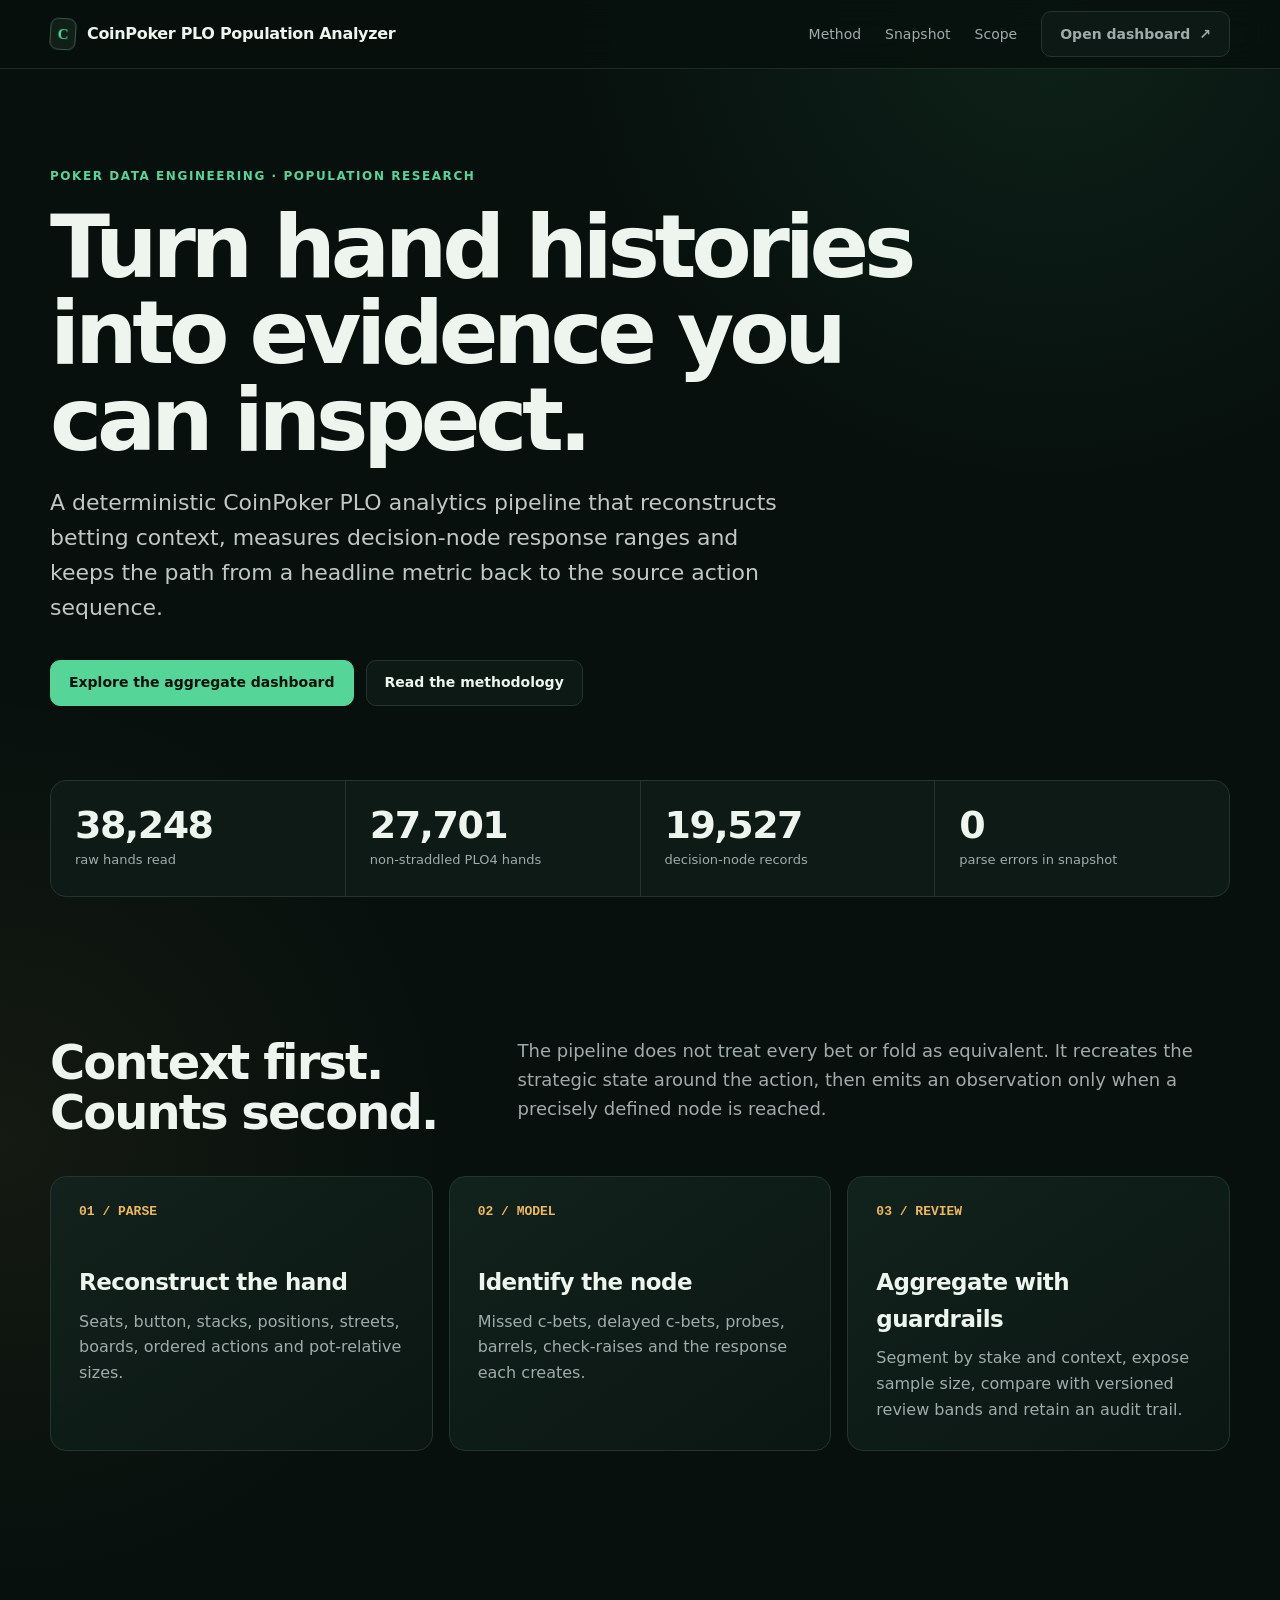
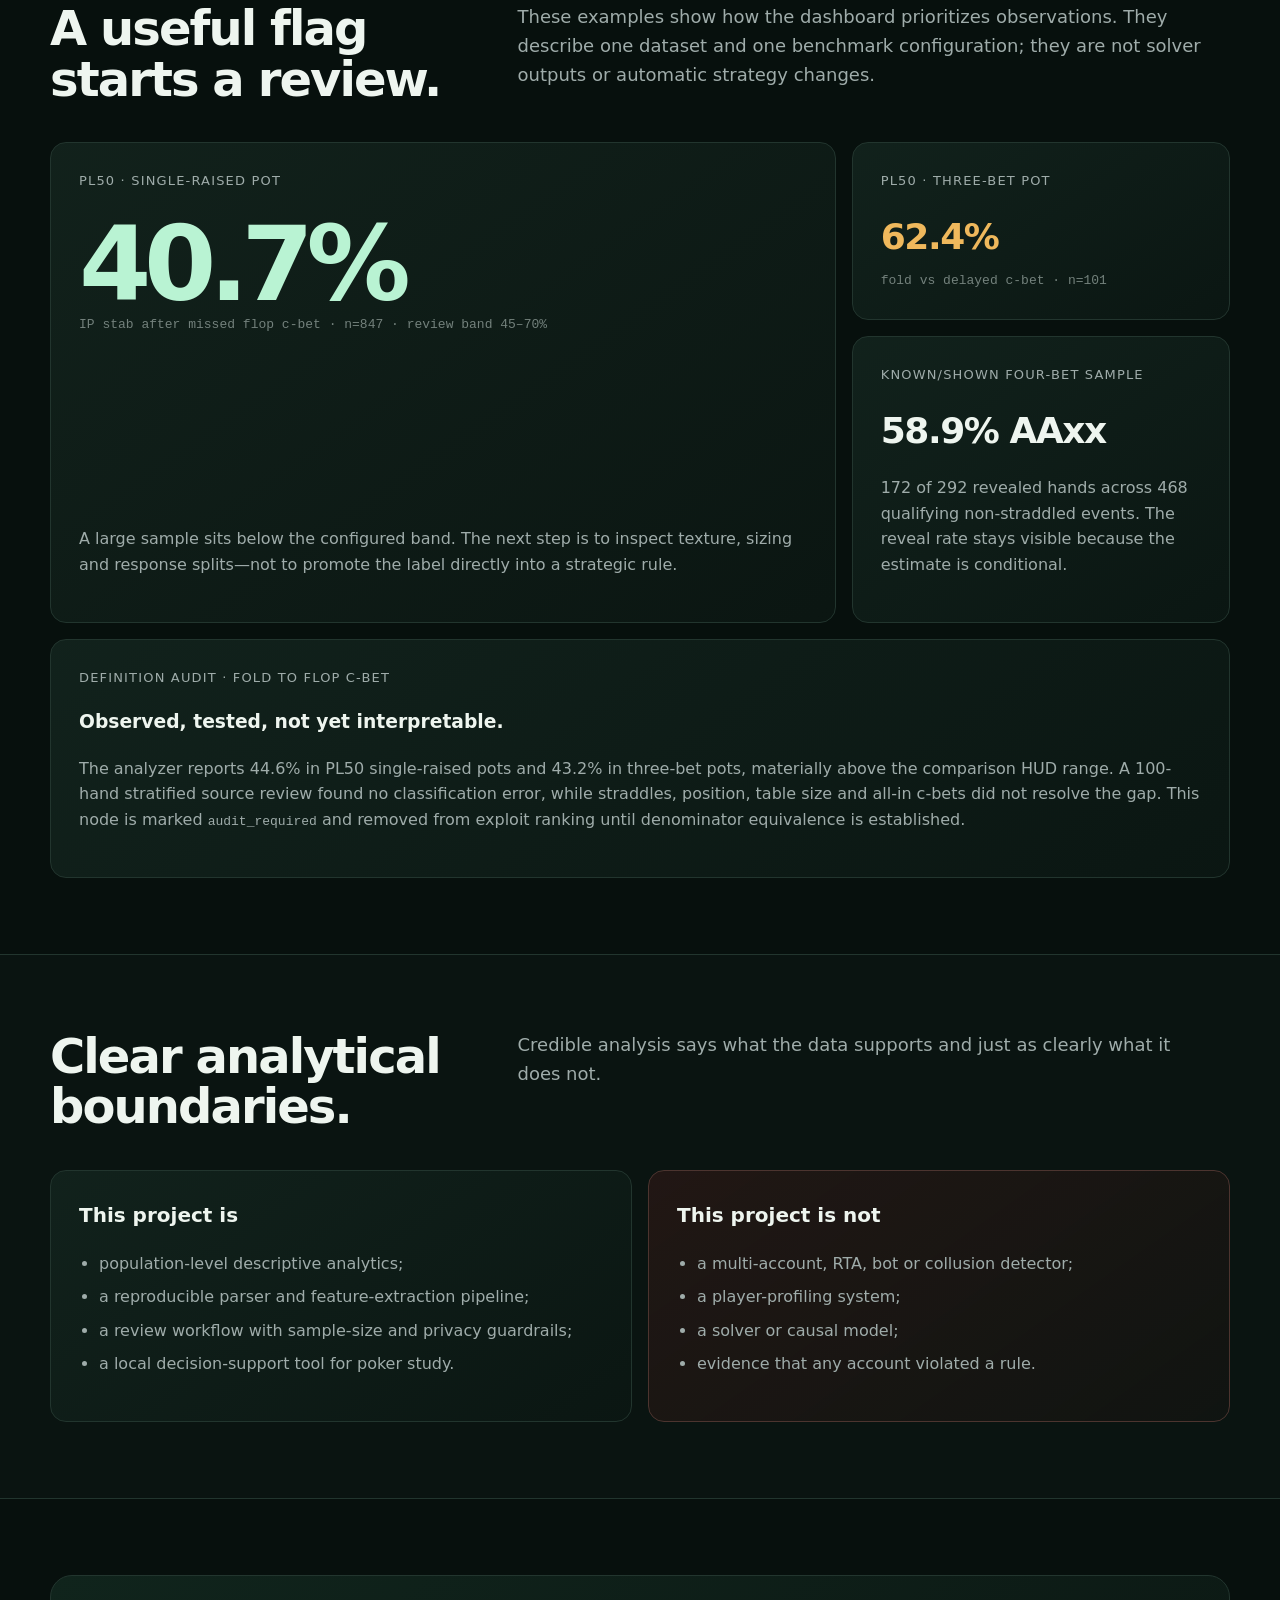
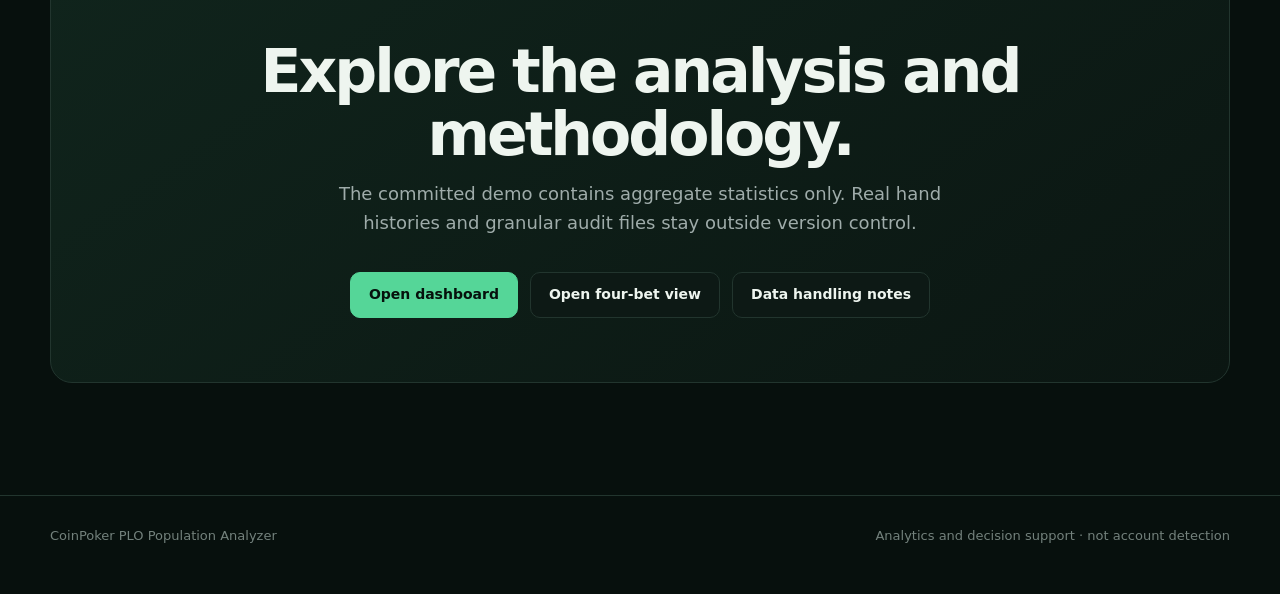
<file: docs/index.html>
<!doctype html>
<html lang="en">
<head>
  <meta charset="utf-8">
  <meta name="viewport" content="width=device-width, initial-scale=1">
  <meta name="description" content="An auditable CoinPoker PLO population analytics pipeline: reconstruct decision nodes, quantify responses and preserve the path back to source actions.">
  <meta property="og:title" content="CoinPoker PLO Population Analyzer">
  <meta property="og:description" content="From CoinPoker hand histories to reviewable, audit-aware population tendencies.">
  <meta property="og:type" content="website">
  <meta name="twitter:card" content="summary_large_image">
  <meta name="twitter:title" content="CoinPoker PLO Population Analyzer">
  <meta name="twitter:description" content="From CoinPoker hand histories to reviewable, audit-aware population tendencies.">
  <title>CoinPoker PLO Population Analyzer — Case Study</title>
  <link rel="icon" type="image/svg+xml" href="assets/favicon.svg">
  <link rel="stylesheet" href="assets/site.css">
</head>
<body>
  <header class="site-header">
    <nav class="nav wrap" aria-label="Primary navigation">
      <a class="brand" href="#top"><span class="brand-mark" aria-hidden="true">C</span><span>CoinPoker PLO Population Analyzer</span></a>
      <div class="nav-links">
        <a href="#method">Method</a>
        <a href="#findings">Snapshot</a>
        <a href="#scope">Scope</a>
        <a class="button" href="demo/pool_dashboard.html">Open dashboard <span aria-hidden="true">↗</span></a>
      </div>
    </nav>
  </header>

  <main id="top">
    <section class="hero">
      <div class="wrap">
        <div class="eyebrow">Poker data engineering · population research</div>
        <h1>Turn hand histories into evidence you can inspect.</h1>
        <p class="hero-copy">A deterministic CoinPoker PLO analytics pipeline that reconstructs betting context, measures decision-node response ranges and keeps the path from a headline metric back to the source action sequence.</p>
        <div class="actions">
          <a class="button primary" href="demo/pool_dashboard.html">Explore the aggregate dashboard</a>
          <a class="button" href="METHODOLOGY.md">Read the methodology</a>
        </div>
        <div class="hero-proof" aria-label="Case study dataset summary">
          <div class="metric"><strong>38,248</strong><span>raw hands read</span></div>
          <div class="metric"><strong>27,701</strong><span>non-straddled PLO4 hands</span></div>
          <div class="metric"><strong>19,527</strong><span>decision-node records</span></div>
          <div class="metric"><strong>0</strong><span>parse errors in snapshot</span></div>
        </div>
      </div>
    </section>

    <section id="method">
      <div class="wrap">
        <div class="section-head">
          <h2>Context first.<br>Counts second.</h2>
          <p>The pipeline does not treat every bet or fold as equivalent. It recreates the strategic state around the action, then emits an observation only when a precisely defined node is reached.</p>
        </div>
        <div class="pipeline">
          <article class="step"><div class="step-number">01 / PARSE</div><h3>Reconstruct the hand</h3><p>Seats, button, stacks, positions, streets, boards, ordered actions and pot-relative sizes.</p></article>
          <article class="step"><div class="step-number">02 / MODEL</div><h3>Identify the node</h3><p>Missed c-bets, delayed c-bets, probes, barrels, check-raises and the response each creates.</p></article>
          <article class="step"><div class="step-number">03 / REVIEW</div><h3>Aggregate with guardrails</h3><p>Segment by stake and context, expose sample size, compare with versioned review bands and retain an audit trail.</p></article>
        </div>
      </div>
    </section>

    <section id="findings">
      <div class="wrap">
        <div class="section-head">
          <h2>A useful flag starts a review.</h2>
          <p>These examples show how the dashboard prioritizes observations. They describe one dataset and one benchmark configuration; they are not solver outputs or automatic strategy changes.</p>
        </div>
        <div class="findings">
          <article class="finding featured">
            <div>
              <div class="finding-label">PL50 · single-raised pot</div>
              <div class="big-number">40.7%</div>
              <div class="benchmark">IP stab after missed flop c-bet · n=847 · review band 45–70%</div>
            </div>
            <p>A large sample sits below the configured band. The next step is to inspect texture, sizing and response splits—not to promote the label directly into a strategic rule.</p>
          </article>
          <div class="finding-stack">
            <article class="finding">
              <div class="finding-label">PL50 · three-bet pot</div>
              <div class="mini-value flag">62.4%</div>
              <div class="benchmark">fold vs delayed c-bet · n=101</div>
            </article>
            <article class="finding">
              <div class="finding-label">Known/shown four-bet sample</div>
              <div class="mini-value">58.9% AAxx</div>
              <p>172 of 292 revealed hands across 468 qualifying non-straddled events. The reveal rate stays visible because the estimate is conditional.</p>
            </article>
          </div>
        </div>
        <article class="finding" style="margin-top:16px">
          <div class="finding-label">Definition audit · fold to flop c-bet</div>
          <h3>Observed, tested, not yet interpretable.</h3>
          <p>The analyzer reports 44.6% in PL50 single-raised pots and 43.2% in three-bet pots, materially above the comparison HUD range. A 100-hand stratified source review found no classification error, while straddles, position, table size and all-in c-bets did not resolve the gap. This node is marked <code>audit_required</code> and removed from exploit ranking until denominator equivalence is established.</p>
        </article>
      </div>
    </section>

    <section id="scope" class="boundary">
      <div class="wrap">
        <div class="section-head">
          <h2>Clear analytical boundaries.</h2>
          <p>Credible analysis says what the data supports and just as clearly what it does not.</p>
        </div>
        <div class="boundary-grid">
          <article class="boundary-card">
            <h3>This project is</h3>
            <ul>
              <li>population-level descriptive analytics;</li>
              <li>a reproducible parser and feature-extraction pipeline;</li>
              <li>a review workflow with sample-size and privacy guardrails;</li>
              <li>a local decision-support tool for poker study.</li>
            </ul>
          </article>
          <article class="boundary-card not">
            <h3>This project is not</h3>
            <ul>
              <li>a multi-account, RTA, bot or collusion detector;</li>
              <li>a player-profiling system;</li>
              <li>a solver or causal model;</li>
              <li>evidence that any account violated a rule.</li>
            </ul>
          </article>
        </div>
      </div>
    </section>

    <section class="cta">
      <div class="wrap">
        <div class="cta-box">
          <h2>Explore the analysis and methodology.</h2>
          <p>The committed demo contains aggregate statistics only. Real hand histories and granular audit files stay outside version control.</p>
          <div class="actions">
            <a class="button primary" href="demo/pool_dashboard.html">Open dashboard</a>
            <a class="button" href="demo/fourbet_dashboard.html">Open four-bet view</a>
            <a class="button" href="DATA_PRIVACY.md">Data handling notes</a>
          </div>
        </div>
      </div>
    </section>
  </main>

  <footer>
    <div class="wrap footer-row"><span>CoinPoker PLO Population Analyzer</span><span>Analytics and decision support · not account detection</span></div>
  </footer>
</body>
</html>
</file>
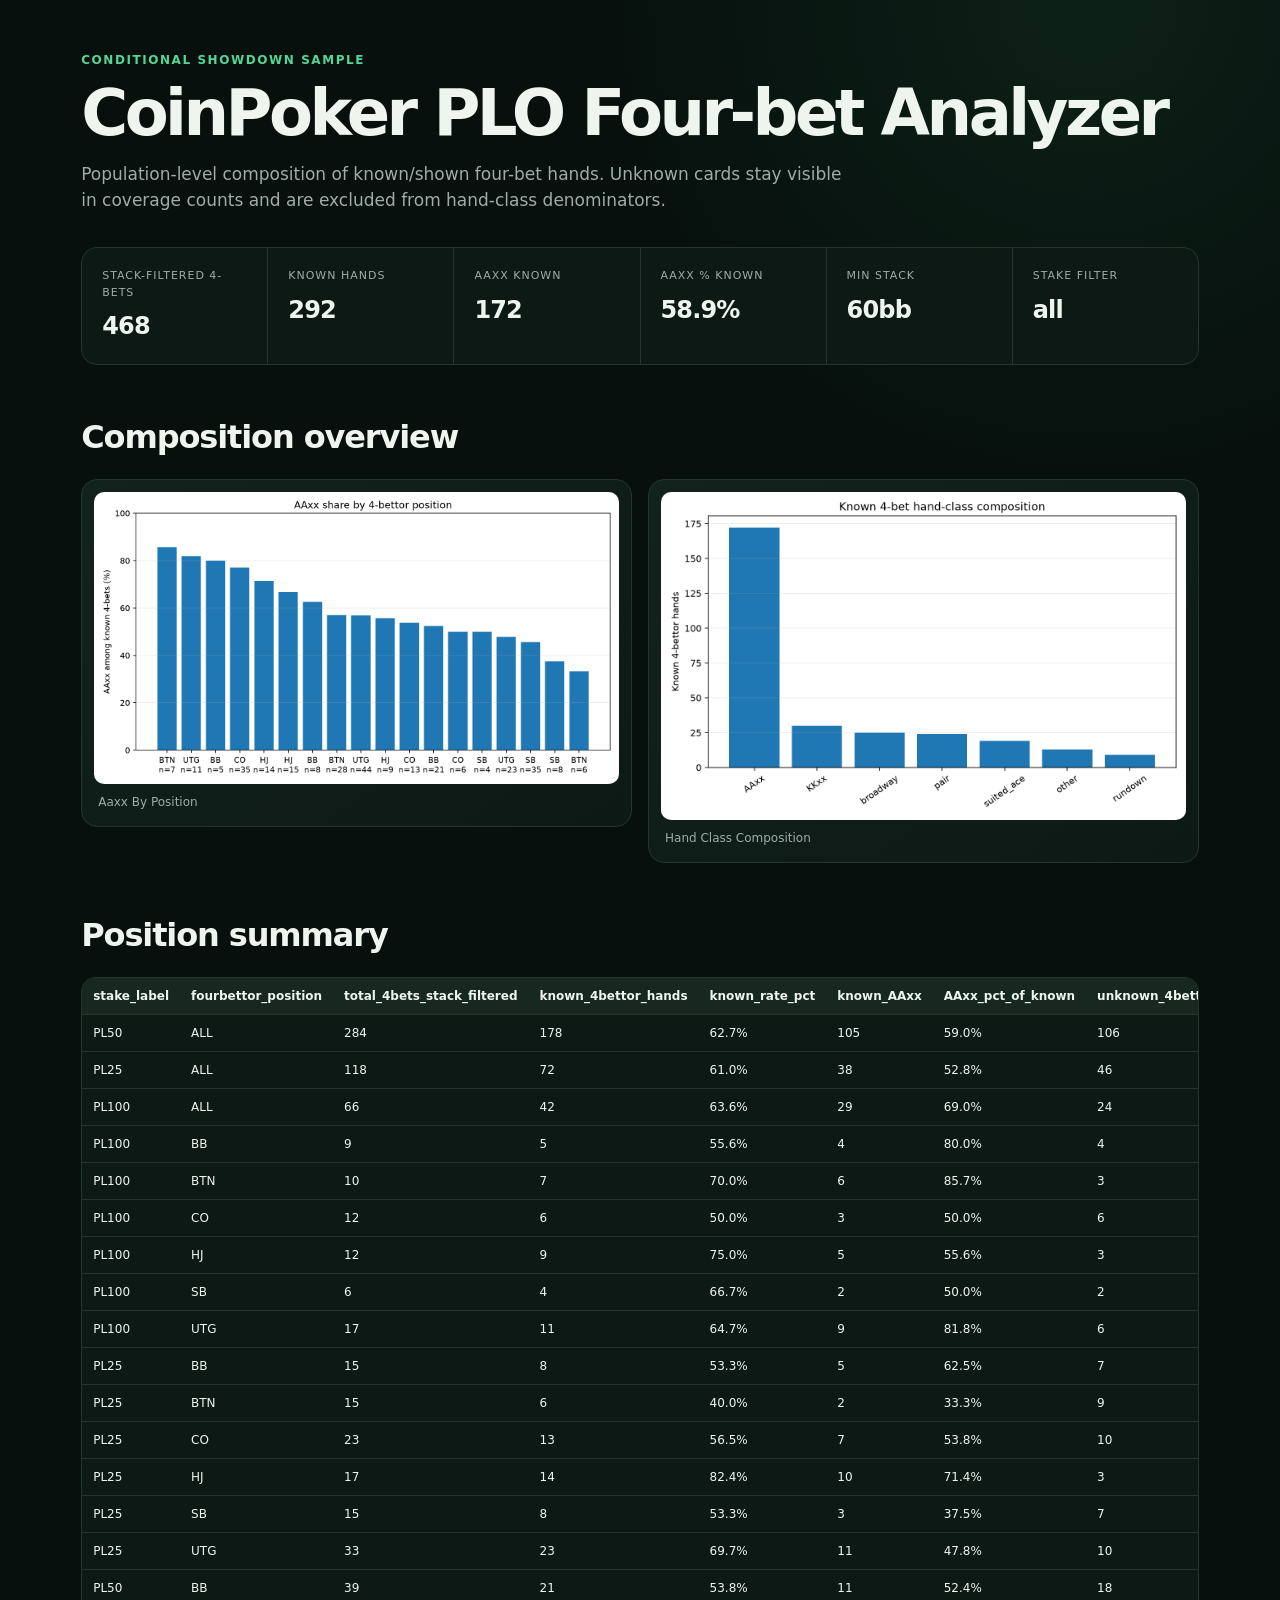
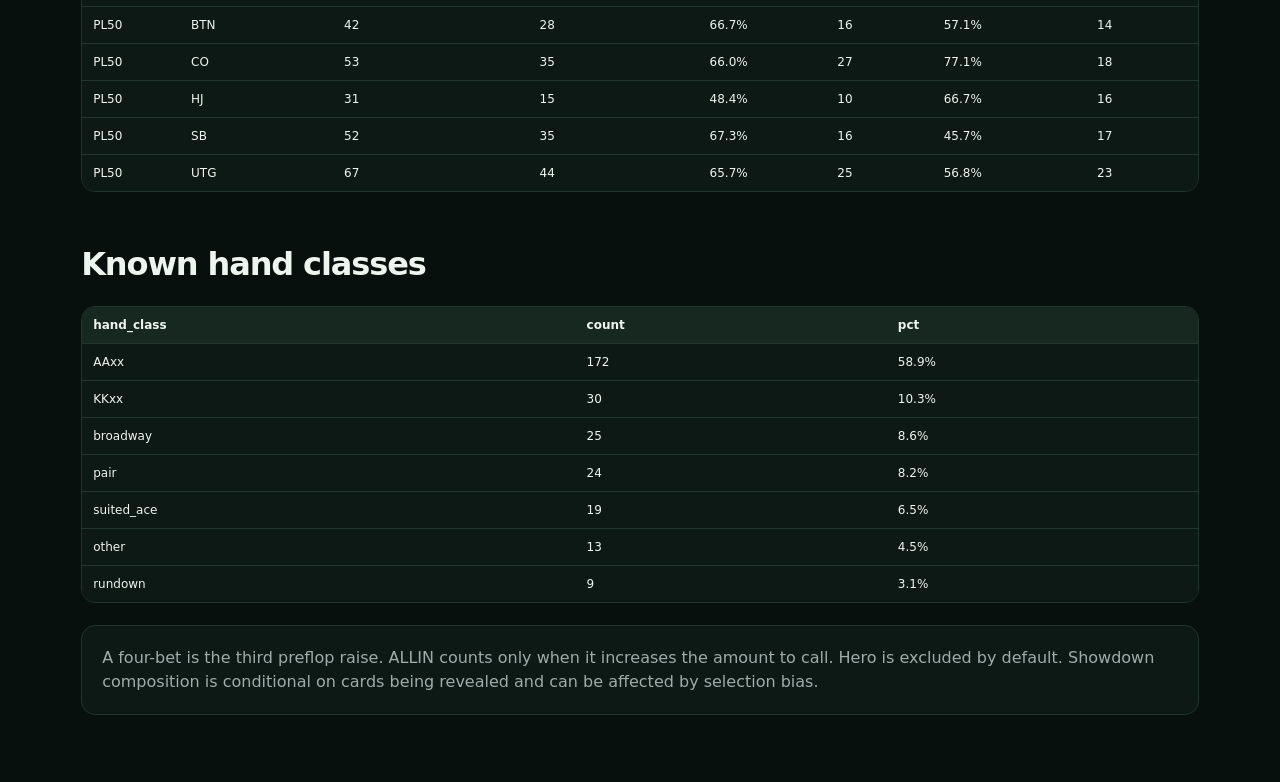
<file: docs/demo/fourbet_dashboard.html>
<!doctype html>
<html lang='en'><head><meta charset='utf-8'><meta name='viewport' content='width=device-width, initial-scale=1'><title>CoinPoker PLO Four-bet Showdown Analyzer</title>
<style>
:root { color-scheme:dark; --bg:#07100d; --panel:#0d1915; --panel2:#12221c; --text:#eef5ef; --muted:#9facaa; --border:#22352e; --green:#55d698; }
* { box-sizing:border-box; } body { margin:0; font-family:Inter,ui-sans-serif,system-ui,-apple-system,"Segoe UI",sans-serif; background:radial-gradient(circle at 85% 0%,rgba(52,145,98,.13),transparent 30rem),var(--bg); color:var(--text); line-height:1.5; }
main { max-width:1220px; margin:0 auto; padding:clamp(20px,4vw,52px); } .eyebrow { color:var(--green); font-size:12px; font-weight:800; letter-spacing:.13em; text-transform:uppercase; }
h1 { margin:12px 0 8px; font-size:clamp(38px,6vw,64px); line-height:1; letter-spacing:-.055em; } h2 { margin:48px 0 18px; font-size:clamp(24px,3vw,32px); letter-spacing:-.035em; }
.subtitle,.note,.empty { color:var(--muted); } .subtitle { max-width:780px; font-size:17px; }
.cards { display:grid; grid-template-columns:repeat(6,1fr); gap:1px; margin:34px 0 12px; overflow:hidden; border:1px solid var(--border); border-radius:16px; background:var(--border); }
.card { background:rgba(13,25,21,.97); padding:20px; } .card .label { color:var(--muted); font-size:11px; text-transform:uppercase; letter-spacing:.09em; } .card .value { font-size:24px; font-weight:760; letter-spacing:-.035em; margin-top:7px; }
.grid { display:grid; grid-template-columns:repeat(2,minmax(0,1fr)); gap:16px; align-items:start; } figure { background:linear-gradient(145deg,var(--panel2),var(--panel)); border:1px solid var(--border); border-radius:16px; padding:12px; margin:0; } img { max-width:100%; display:block; border-radius:10px; background:#fff; } figcaption { color:var(--muted); font-size:12px; margin:9px 4px 3px; }
.table-wrap { width:100%; overflow:auto; border:1px solid var(--border); border-radius:14px; } table { border-collapse:collapse; width:100%; min-width:780px; font-size:12px; background:var(--panel); } th,td { border-bottom:1px solid var(--border); padding:9px 11px; } th { text-align:left; background:#162820; white-space:nowrap; } tr:last-child td { border-bottom:0; } tr:hover td { background:#10221b; }
.note { margin-top:22px; padding:20px; border:1px solid var(--border); border-radius:14px; background:var(--panel); }
@media(max-width:960px) { .cards { grid-template-columns:repeat(3,1fr); } } @media(max-width:720px) { .grid { grid-template-columns:1fr; } .cards { grid-template-columns:repeat(2,1fr); } } @media(max-width:440px) { .cards { grid-template-columns:1fr; } }
</style></head><body><main>
<div class='eyebrow'>Conditional showdown sample</div>
<h1>CoinPoker PLO Four-bet Analyzer</h1>
<p class='subtitle'>Population-level composition of known/shown four-bet hands. Unknown cards stay visible in coverage counts and are excluded from hand-class denominators.</p>
<section class='cards'><div class='card'><div class='label'>Stack-filtered 4-bets</div><div class='value'>468</div></div><div class='card'><div class='label'>Known hands</div><div class='value'>292</div></div><div class='card'><div class='label'>AAxx known</div><div class='value'>172</div></div><div class='card'><div class='label'>AAxx % known</div><div class='value'>58.9%</div></div><div class='card'><div class='label'>Min stack</div><div class='value'>60bb</div></div><div class='card'><div class='label'>Stake filter</div><div class='value'>all</div></div></section>
<h2>Composition overview</h2><div class='grid'><figure><img src='charts/aaxx_by_position.png' alt='aaxx by position'><figcaption>Aaxx By Position</figcaption></figure>
<figure><img src='charts/hand_class_composition.png' alt='hand class composition'><figcaption>Hand Class Composition</figcaption></figure></div>
<h2>Position summary</h2><div class='table-wrap'><table>
<thead><tr><th>stake_label</th><th>fourbettor_position</th><th>total_4bets_stack_filtered</th><th>known_4bettor_hands</th><th>known_rate_pct</th><th>known_AAxx</th><th>AAxx_pct_of_known</th><th>unknown_4bettor_hands</th></tr></thead>
<tbody>
<tr><td>PL50</td><td>ALL</td><td>284</td><td>178</td><td>62.7%</td><td>105</td><td>59.0%</td><td>106</td></tr>
<tr><td>PL25</td><td>ALL</td><td>118</td><td>72</td><td>61.0%</td><td>38</td><td>52.8%</td><td>46</td></tr>
<tr><td>PL100</td><td>ALL</td><td>66</td><td>42</td><td>63.6%</td><td>29</td><td>69.0%</td><td>24</td></tr>
<tr><td>PL100</td><td>BB</td><td>9</td><td>5</td><td>55.6%</td><td>4</td><td>80.0%</td><td>4</td></tr>
<tr><td>PL100</td><td>BTN</td><td>10</td><td>7</td><td>70.0%</td><td>6</td><td>85.7%</td><td>3</td></tr>
<tr><td>PL100</td><td>CO</td><td>12</td><td>6</td><td>50.0%</td><td>3</td><td>50.0%</td><td>6</td></tr>
<tr><td>PL100</td><td>HJ</td><td>12</td><td>9</td><td>75.0%</td><td>5</td><td>55.6%</td><td>3</td></tr>
<tr><td>PL100</td><td>SB</td><td>6</td><td>4</td><td>66.7%</td><td>2</td><td>50.0%</td><td>2</td></tr>
<tr><td>PL100</td><td>UTG</td><td>17</td><td>11</td><td>64.7%</td><td>9</td><td>81.8%</td><td>6</td></tr>
<tr><td>PL25</td><td>BB</td><td>15</td><td>8</td><td>53.3%</td><td>5</td><td>62.5%</td><td>7</td></tr>
<tr><td>PL25</td><td>BTN</td><td>15</td><td>6</td><td>40.0%</td><td>2</td><td>33.3%</td><td>9</td></tr>
<tr><td>PL25</td><td>CO</td><td>23</td><td>13</td><td>56.5%</td><td>7</td><td>53.8%</td><td>10</td></tr>
<tr><td>PL25</td><td>HJ</td><td>17</td><td>14</td><td>82.4%</td><td>10</td><td>71.4%</td><td>3</td></tr>
<tr><td>PL25</td><td>SB</td><td>15</td><td>8</td><td>53.3%</td><td>3</td><td>37.5%</td><td>7</td></tr>
<tr><td>PL25</td><td>UTG</td><td>33</td><td>23</td><td>69.7%</td><td>11</td><td>47.8%</td><td>10</td></tr>
<tr><td>PL50</td><td>BB</td><td>39</td><td>21</td><td>53.8%</td><td>11</td><td>52.4%</td><td>18</td></tr>
<tr><td>PL50</td><td>BTN</td><td>42</td><td>28</td><td>66.7%</td><td>16</td><td>57.1%</td><td>14</td></tr>
<tr><td>PL50</td><td>CO</td><td>53</td><td>35</td><td>66.0%</td><td>27</td><td>77.1%</td><td>18</td></tr>
<tr><td>PL50</td><td>HJ</td><td>31</td><td>15</td><td>48.4%</td><td>10</td><td>66.7%</td><td>16</td></tr>
<tr><td>PL50</td><td>SB</td><td>52</td><td>35</td><td>67.3%</td><td>16</td><td>45.7%</td><td>17</td></tr>
<tr><td>PL50</td><td>UTG</td><td>67</td><td>44</td><td>65.7%</td><td>25</td><td>56.8%</td><td>23</td></tr>
</tbody></table></div>
<h2>Known hand classes</h2><div class='table-wrap'><table>
<thead><tr><th>hand_class</th><th>count</th><th>pct</th></tr></thead>
<tbody>
<tr><td>AAxx</td><td>172</td><td>58.9%</td></tr>
<tr><td>KKxx</td><td>30</td><td>10.3%</td></tr>
<tr><td>broadway</td><td>25</td><td>8.6%</td></tr>
<tr><td>pair</td><td>24</td><td>8.2%</td></tr>
<tr><td>suited_ace</td><td>19</td><td>6.5%</td></tr>
<tr><td>other</td><td>13</td><td>4.5%</td></tr>
<tr><td>rundown</td><td>9</td><td>3.1%</td></tr>
</tbody></table></div>
<p class='note'>A four-bet is the third preflop raise. ALLIN counts only when it increases the amount to call. Hero is excluded by default. Showdown composition is conditional on cards being revealed and can be affected by selection bias.</p>
</main></body></html>
</file>
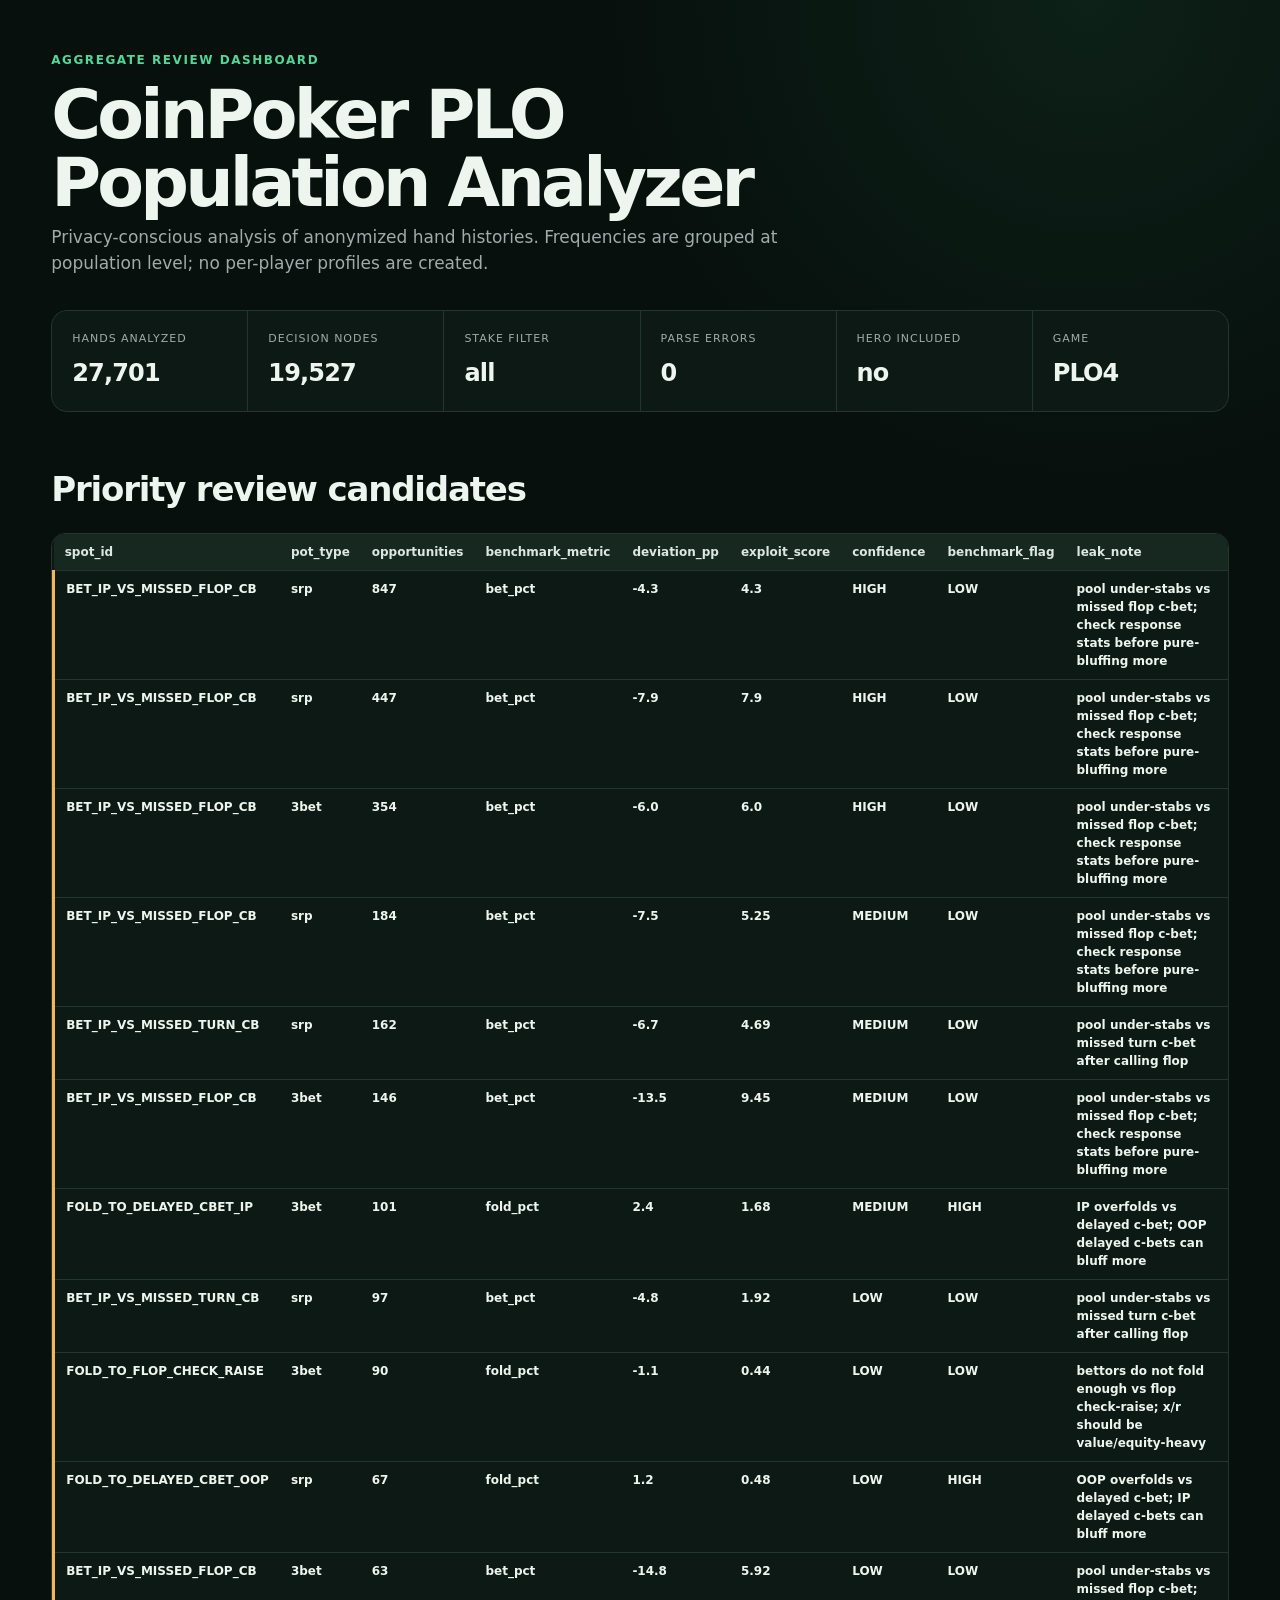
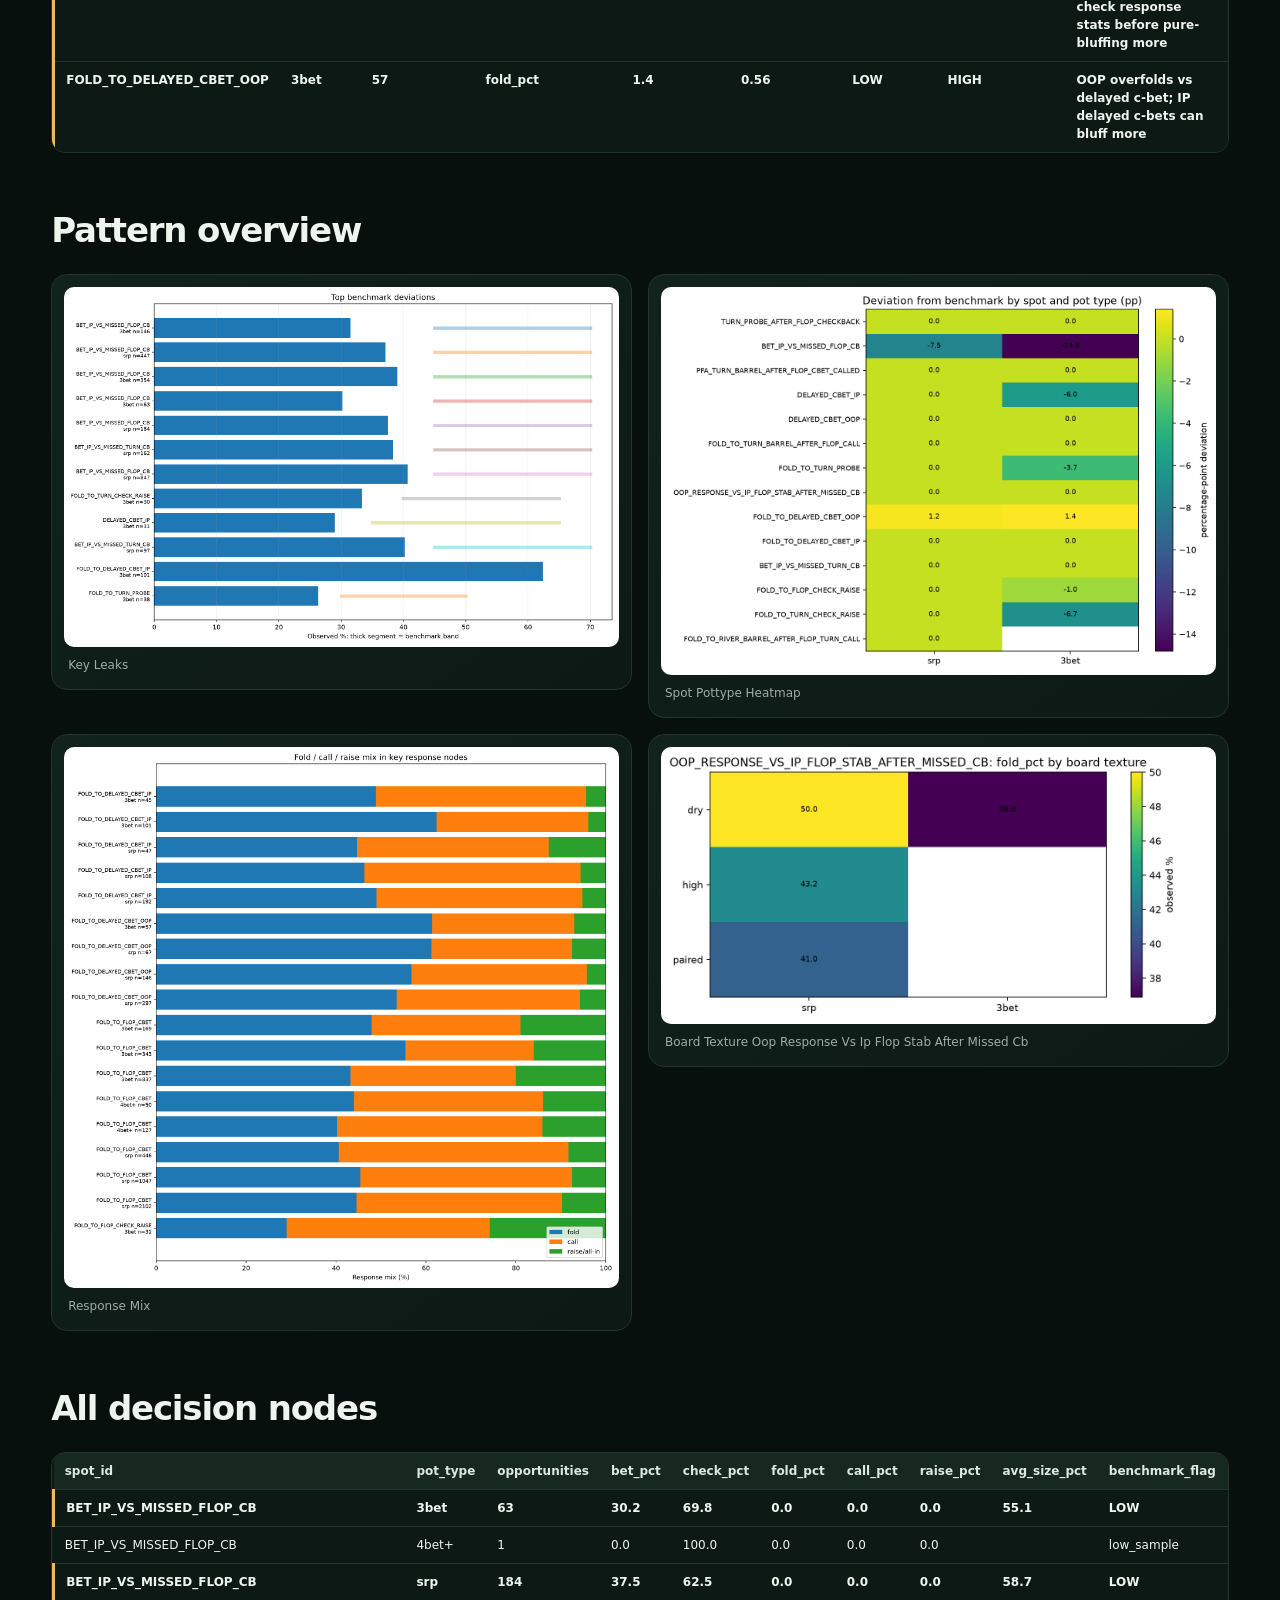
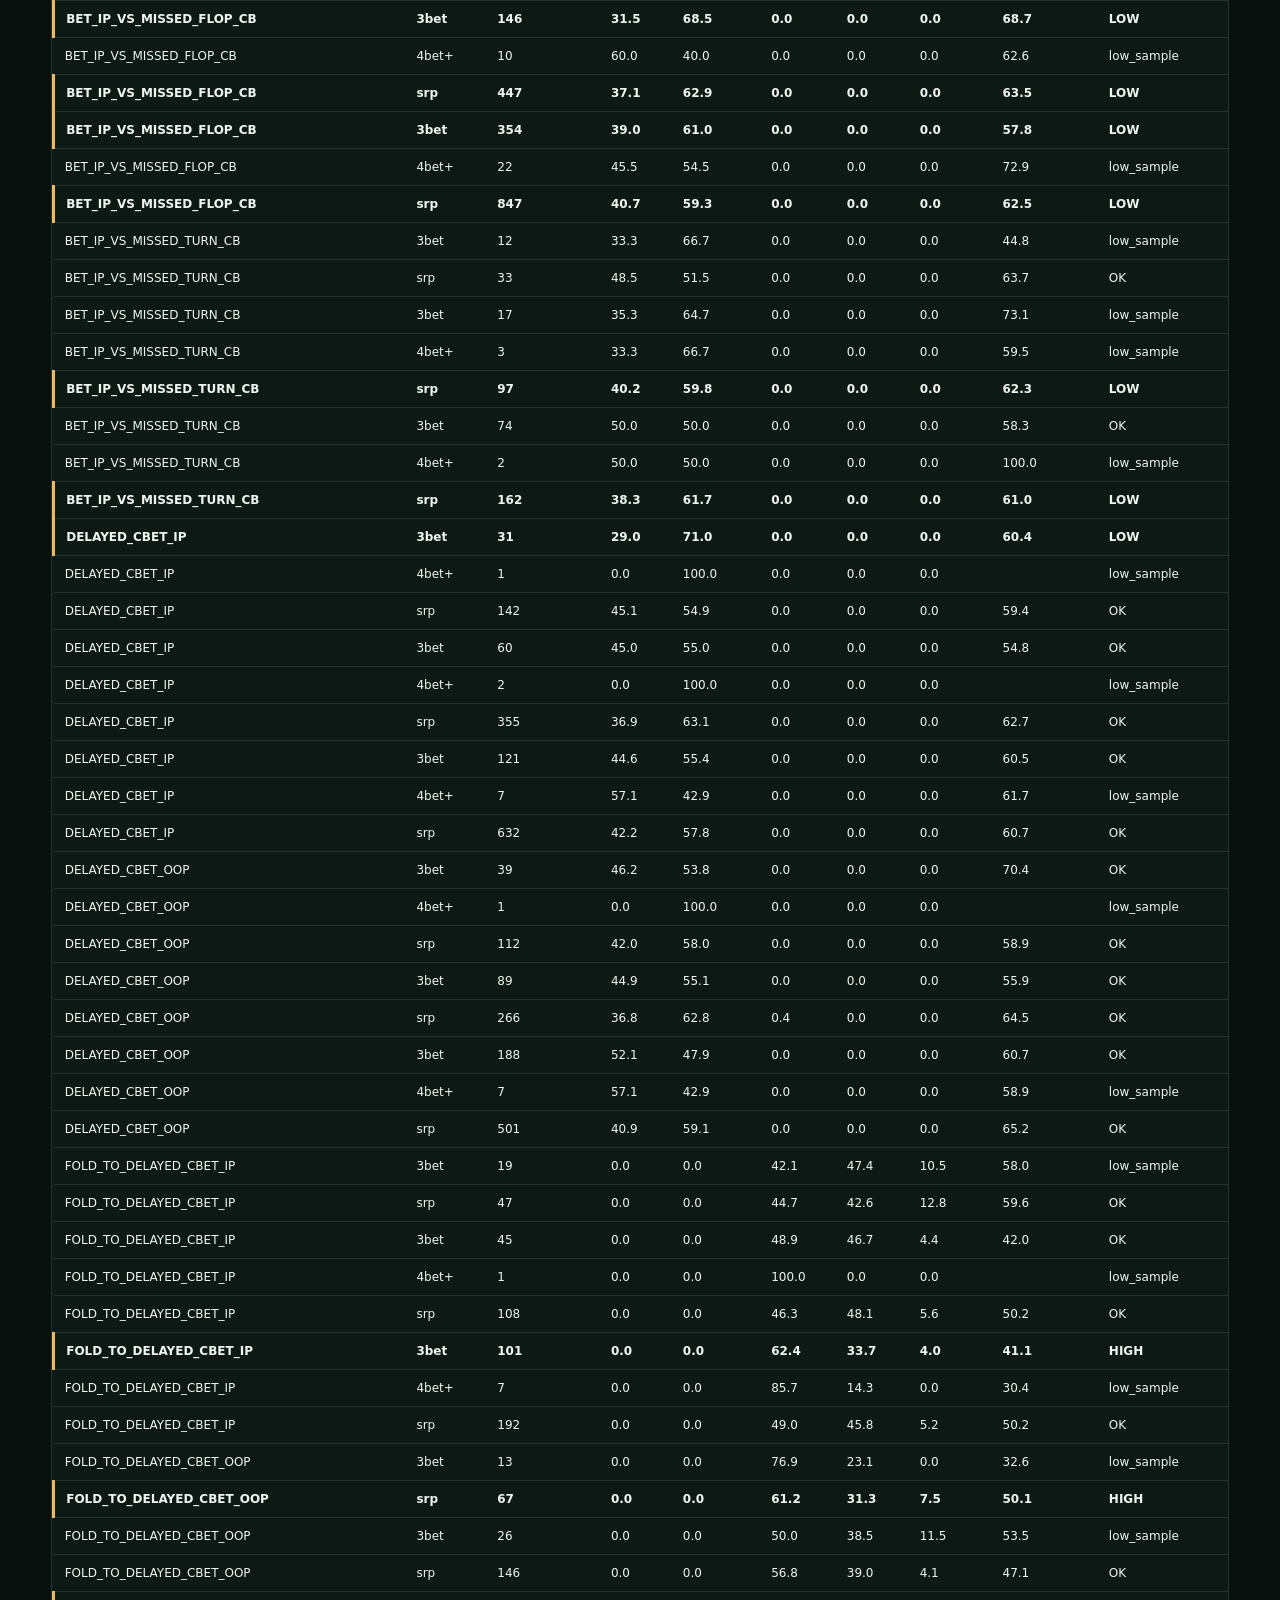
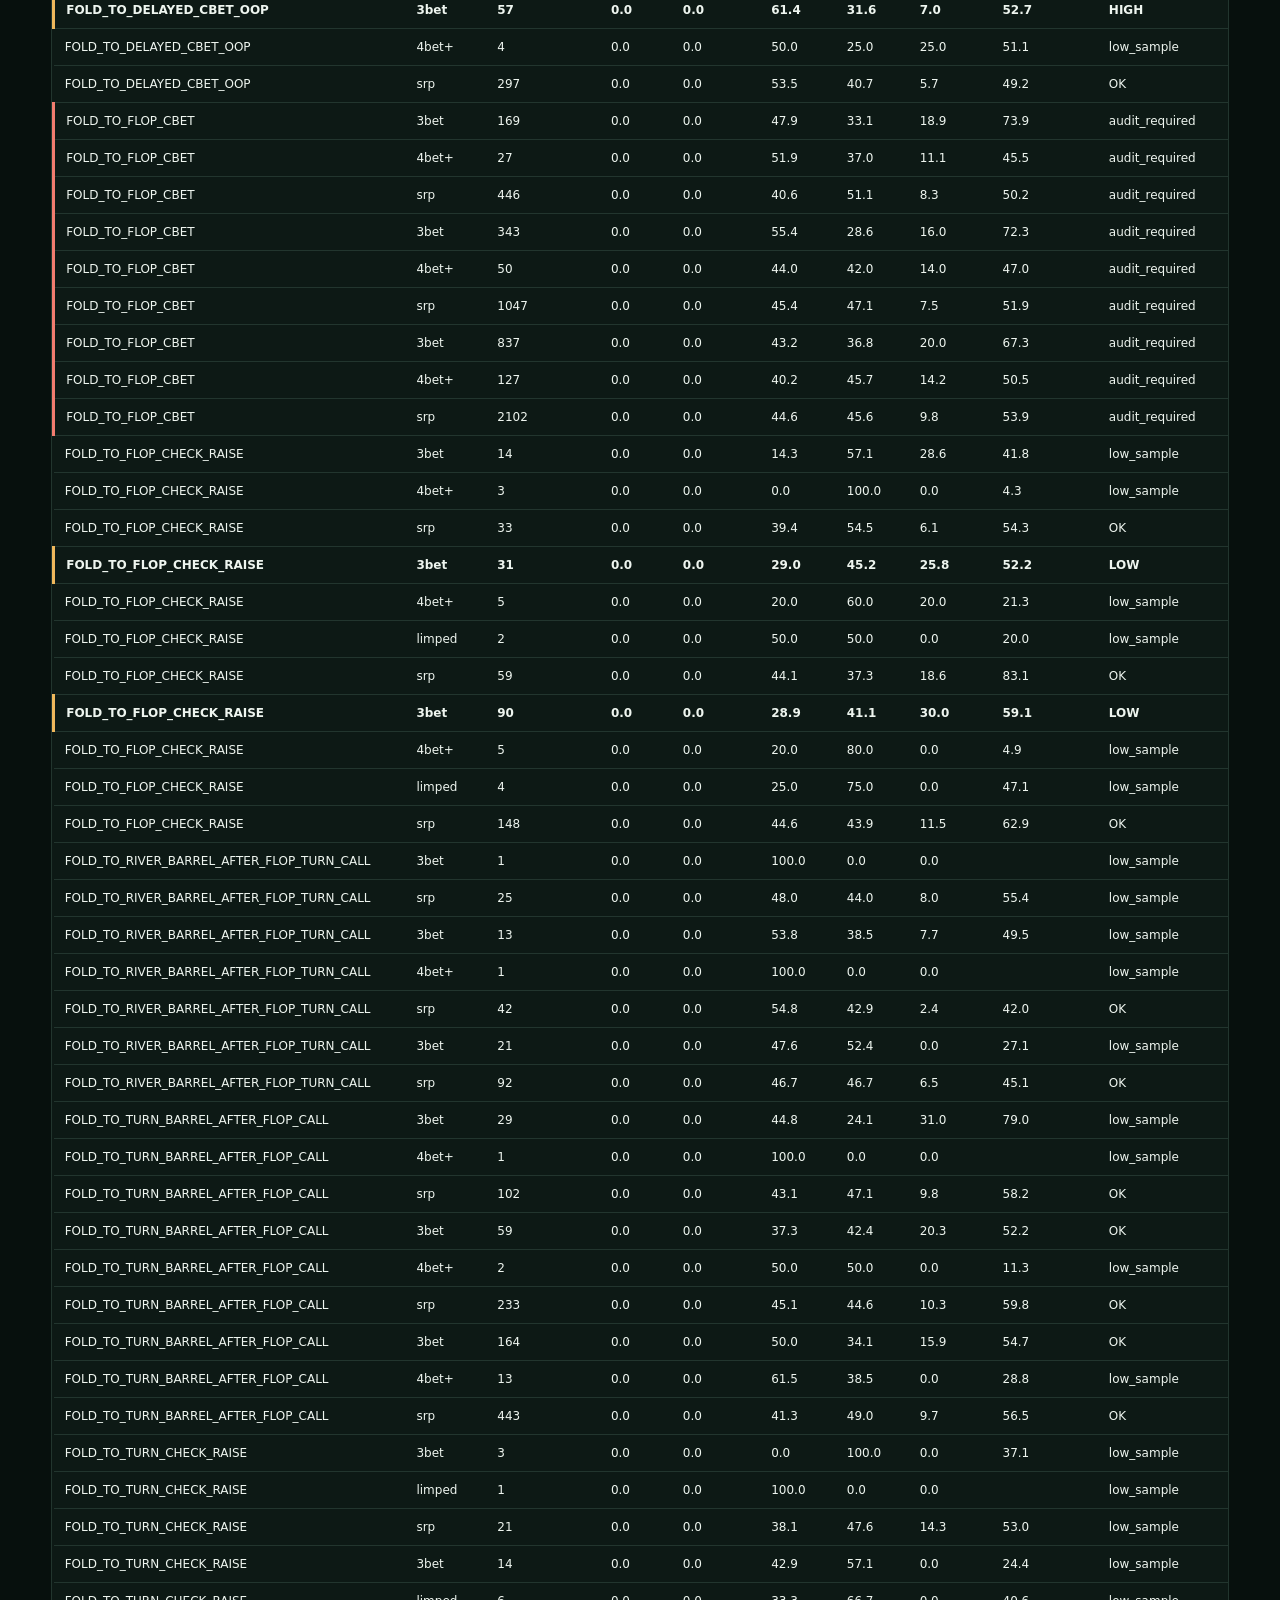
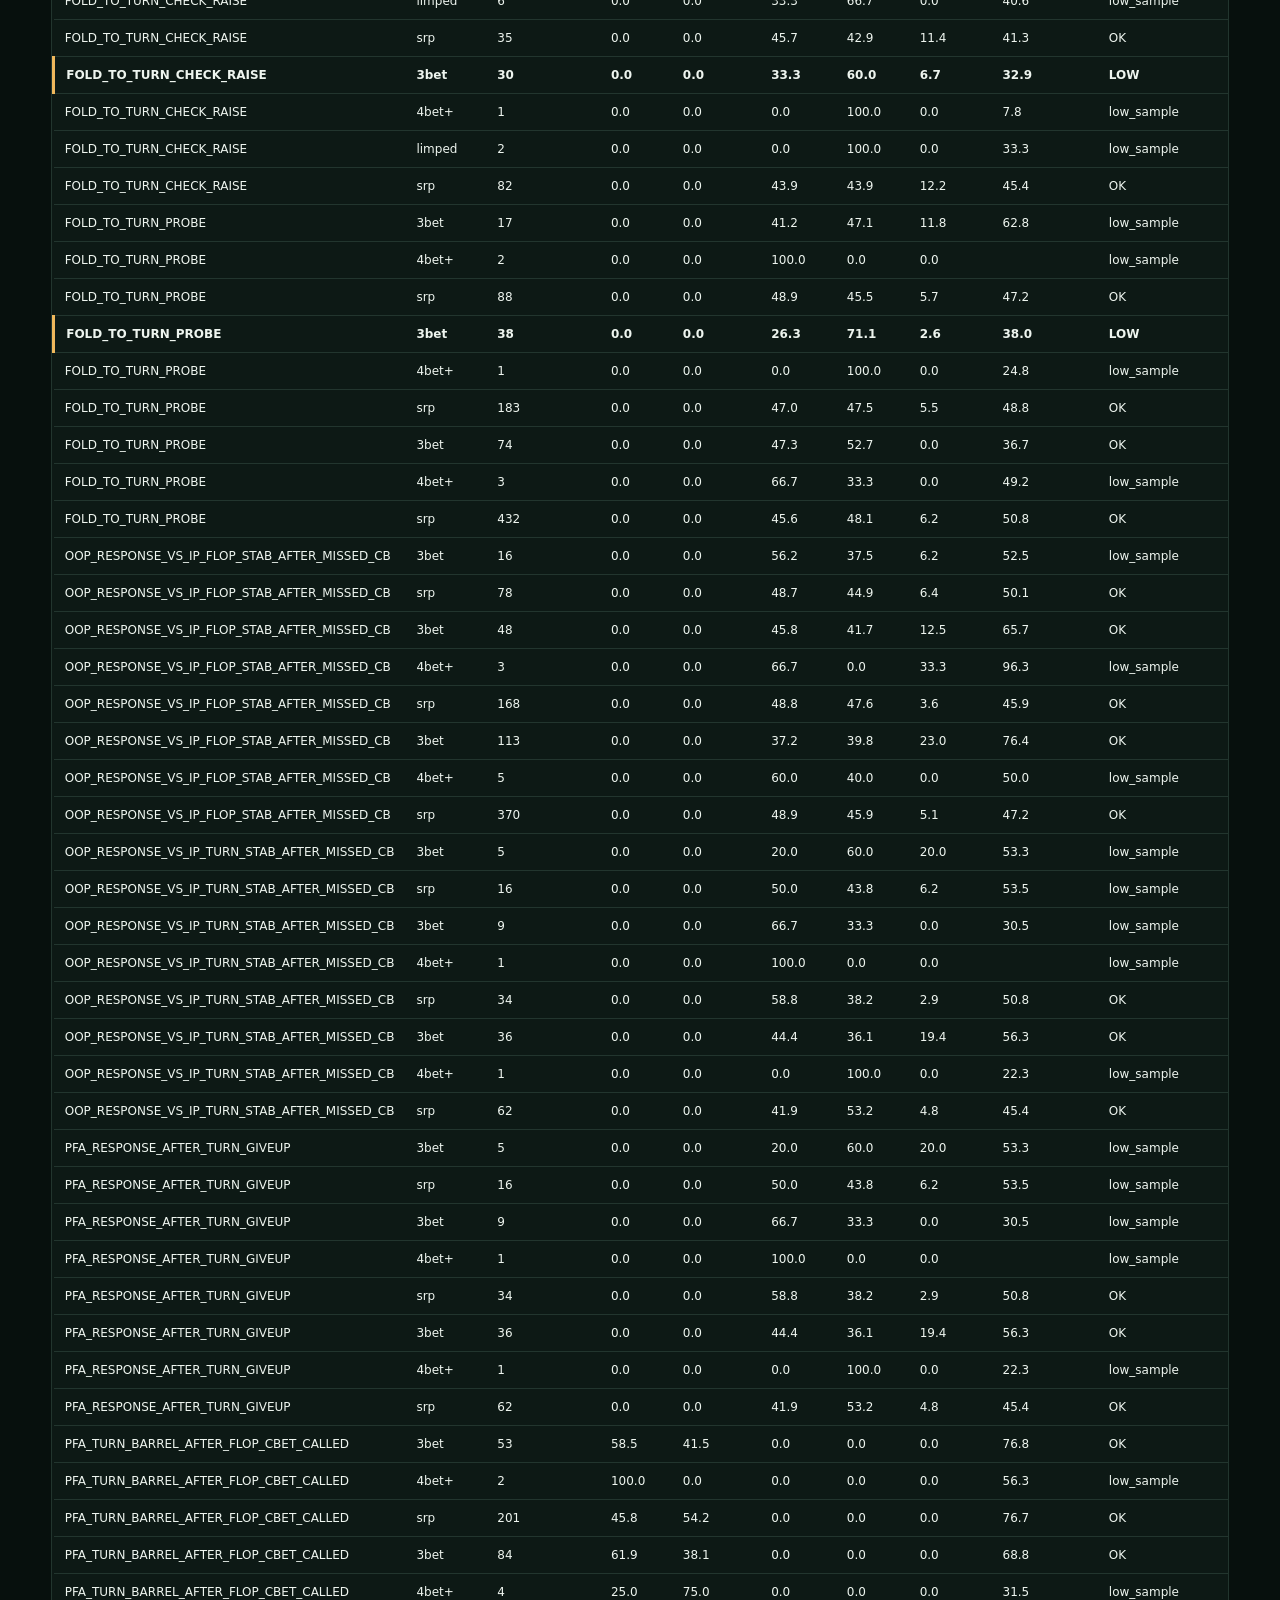
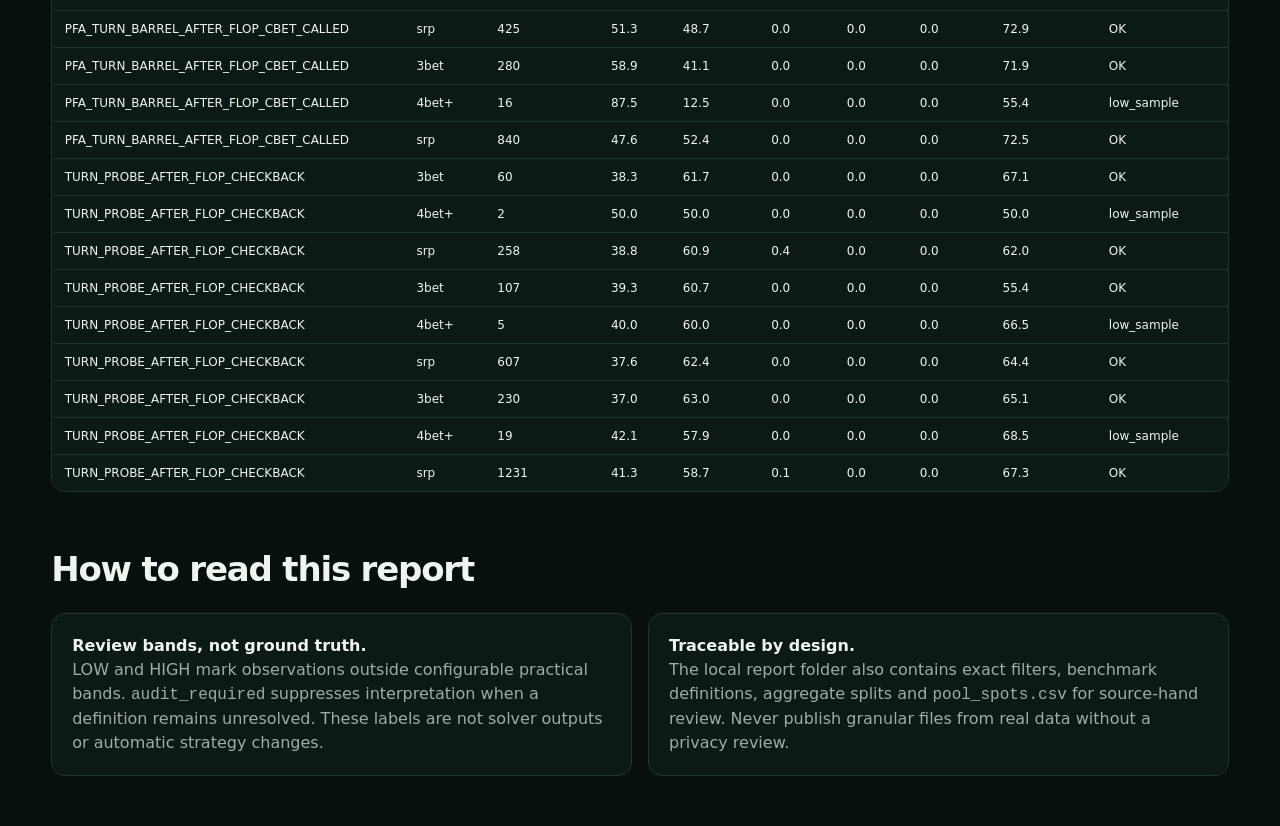
<file: docs/demo/pool_dashboard.html>
<!doctype html>
<html lang='en'><head><meta charset='utf-8'><meta name='viewport' content='width=device-width, initial-scale=1'><title>CoinPoker PLO Population Analyzer — Review Dashboard</title>
<style>
:root { color-scheme:dark; --bg:#07100d; --panel:#0d1915; --panel2:#12221c; --text:#eef5ef; --muted:#9facaa; --border:#22352e; --green:#55d698; --amber:#efb85c; --red:#f27c6f; }
* { box-sizing:border-box; }
body { margin:0; font-family:Inter,ui-sans-serif,system-ui,-apple-system,"Segoe UI",sans-serif; background:radial-gradient(circle at 85% 0%,rgba(52,145,98,.13),transparent 30rem),var(--bg); color:var(--text); line-height:1.5; }
main { max-width:1320px; margin:0 auto; padding:clamp(20px,4vw,52px); }
.eyebrow { color:var(--green); font-size:12px; font-weight:800; letter-spacing:.13em; text-transform:uppercase; }
h1 { margin:12px 0 8px; max-width:800px; font-size:clamp(38px,6vw,68px); line-height:1; letter-spacing:-.055em; }
h2 { margin:52px 0 18px; font-size:clamp(24px,3vw,34px); letter-spacing:-.035em; }
.subtitle { max-width:760px; color:var(--muted); margin:0 0 30px; font-size:17px; }
.cards { display:grid; grid-template-columns:repeat(6,1fr); gap:1px; margin:34px 0 12px; overflow:hidden; border:1px solid var(--border); border-radius:16px; background:var(--border); }
.card { background:rgba(13,25,21,.97); padding:20px; }
.card .label { color:var(--muted); font-size:11px; text-transform:uppercase; letter-spacing:.09em; }
.card .value { font-size:24px; font-weight:760; letter-spacing:-.035em; margin-top:7px; }
.grid { display:grid; grid-template-columns:repeat(2,minmax(0,1fr)); gap:16px; align-items:start; }
figure { background:linear-gradient(145deg,var(--panel2),var(--panel)); border:1px solid var(--border); border-radius:16px; padding:12px; margin:0; }
figcaption { color:var(--muted); font-size:12px; margin:9px 4px 3px; }
img { max-width:100%; height:auto; display:block; border-radius:10px; background:#fff; }
.table-wrap { width:100%; overflow:auto; border:1px solid var(--border); border-radius:14px; }
table { border-collapse:collapse; width:100%; min-width:900px; font-size:12px; background:var(--panel); }
th,td { border-bottom:1px solid var(--border); padding:9px 11px; vertical-align:top; }
th { text-align:left; color:#dce8e1; background:#162820; position:sticky; top:0; white-space:nowrap; }
tr:last-child td { border-bottom:0; } tr:hover td { background:#10221b; }
tr.low td, tr.high td { font-weight:640; } tr.low td:first-child, tr.high td:first-child { border-left:3px solid var(--amber); }
tr.audit_required td:first-child { border-left:3px solid var(--red); }
.method { display:grid; grid-template-columns:1fr 1fr; gap:16px; margin-top:18px; }
.note { margin:0; padding:20px; color:var(--muted); border:1px solid var(--border); border-radius:14px; background:var(--panel); }
.note strong { color:var(--text); } .empty { color:var(--muted); }
.code { font-family:ui-monospace,Consolas,monospace; }
a { color:var(--green); }
@media(max-width:1000px) { .cards { grid-template-columns:repeat(3,1fr); } }
@media(max-width:760px) { .grid,.method { grid-template-columns:1fr; } .cards { grid-template-columns:repeat(2,1fr); } }
@media(max-width:460px) { .cards { grid-template-columns:1fr; } }
</style></head><body><main>
<div class='eyebrow'>Aggregate review dashboard</div>
<h1>CoinPoker PLO Population Analyzer</h1>
<p class='subtitle'>Privacy-conscious analysis of anonymized hand histories. Frequencies are grouped at population level; no per-player profiles are created.</p>
<section class='cards'>
<div class='card'><div class='label'>Hands analyzed</div><div class='value'>27,701</div></div><div class='card'><div class='label'>Decision nodes</div><div class='value'>19,527</div></div><div class='card'><div class='label'>Stake filter</div><div class='value'>all</div></div><div class='card'><div class='label'>Parse errors</div><div class='value'>0</div></div><div class='card'><div class='label'>Hero included</div><div class='value'>no</div></div><div class='card'><div class='label'>Game</div><div class='value'>PLO4</div></div>
</section>
<h2>Priority review candidates</h2>
<div class='table-wrap'><table>
<thead><tr><th>spot_id</th><th>pot_type</th><th>opportunities</th><th>benchmark_metric</th><th>deviation_pp</th><th>exploit_score</th><th>confidence</th><th>benchmark_flag</th><th>leak_note</th></tr></thead>
<tbody>
<tr class='low'><td>BET_IP_VS_MISSED_FLOP_CB</td><td>srp</td><td>847</td><td>bet_pct</td><td>-4.3</td><td>4.3</td><td>HIGH</td><td>LOW</td><td>pool under-stabs vs missed flop c-bet; check response stats before pure-bluffing more</td></tr>
<tr class='low'><td>BET_IP_VS_MISSED_FLOP_CB</td><td>srp</td><td>447</td><td>bet_pct</td><td>-7.9</td><td>7.9</td><td>HIGH</td><td>LOW</td><td>pool under-stabs vs missed flop c-bet; check response stats before pure-bluffing more</td></tr>
<tr class='low'><td>BET_IP_VS_MISSED_FLOP_CB</td><td>3bet</td><td>354</td><td>bet_pct</td><td>-6.0</td><td>6.0</td><td>HIGH</td><td>LOW</td><td>pool under-stabs vs missed flop c-bet; check response stats before pure-bluffing more</td></tr>
<tr class='low'><td>BET_IP_VS_MISSED_FLOP_CB</td><td>srp</td><td>184</td><td>bet_pct</td><td>-7.5</td><td>5.25</td><td>MEDIUM</td><td>LOW</td><td>pool under-stabs vs missed flop c-bet; check response stats before pure-bluffing more</td></tr>
<tr class='low'><td>BET_IP_VS_MISSED_TURN_CB</td><td>srp</td><td>162</td><td>bet_pct</td><td>-6.7</td><td>4.69</td><td>MEDIUM</td><td>LOW</td><td>pool under-stabs vs missed turn c-bet after calling flop</td></tr>
<tr class='low'><td>BET_IP_VS_MISSED_FLOP_CB</td><td>3bet</td><td>146</td><td>bet_pct</td><td>-13.5</td><td>9.45</td><td>MEDIUM</td><td>LOW</td><td>pool under-stabs vs missed flop c-bet; check response stats before pure-bluffing more</td></tr>
<tr class='high'><td>FOLD_TO_DELAYED_CBET_IP</td><td>3bet</td><td>101</td><td>fold_pct</td><td>2.4</td><td>1.68</td><td>MEDIUM</td><td>HIGH</td><td>IP overfolds vs delayed c-bet; OOP delayed c-bets can bluff more</td></tr>
<tr class='low'><td>BET_IP_VS_MISSED_TURN_CB</td><td>srp</td><td>97</td><td>bet_pct</td><td>-4.8</td><td>1.92</td><td>LOW</td><td>LOW</td><td>pool under-stabs vs missed turn c-bet after calling flop</td></tr>
<tr class='low'><td>FOLD_TO_FLOP_CHECK_RAISE</td><td>3bet</td><td>90</td><td>fold_pct</td><td>-1.1</td><td>0.44</td><td>LOW</td><td>LOW</td><td>bettors do not fold enough vs flop check-raise; x/r should be value/equity-heavy</td></tr>
<tr class='high'><td>FOLD_TO_DELAYED_CBET_OOP</td><td>srp</td><td>67</td><td>fold_pct</td><td>1.2</td><td>0.48</td><td>LOW</td><td>HIGH</td><td>OOP overfolds vs delayed c-bet; IP delayed c-bets can bluff more</td></tr>
<tr class='low'><td>BET_IP_VS_MISSED_FLOP_CB</td><td>3bet</td><td>63</td><td>bet_pct</td><td>-14.8</td><td>5.92</td><td>LOW</td><td>LOW</td><td>pool under-stabs vs missed flop c-bet; check response stats before pure-bluffing more</td></tr>
<tr class='high'><td>FOLD_TO_DELAYED_CBET_OOP</td><td>3bet</td><td>57</td><td>fold_pct</td><td>1.4</td><td>0.56</td><td>LOW</td><td>HIGH</td><td>OOP overfolds vs delayed c-bet; IP delayed c-bets can bluff more</td></tr>
</tbody></table></div>
<h2>Pattern overview</h2>
<div class='grid'><figure><img src='charts/key_leaks.png' alt='key leaks'><figcaption>Key Leaks</figcaption></figure>
<figure><img src='charts/spot_pottype_heatmap.png' alt='spot pottype heatmap'><figcaption>Spot Pottype Heatmap</figcaption></figure>
<figure><img src='charts/response_mix.png' alt='response mix'><figcaption>Response Mix</figcaption></figure>
<figure><img src='charts/board_texture_oop_response_vs_ip_flop_stab_after_missed_cb.png' alt='board texture oop response vs ip flop stab after missed cb'><figcaption>Board Texture Oop Response Vs Ip Flop Stab After Missed Cb</figcaption></figure></div>
<h2>All decision nodes</h2>
<div class='table-wrap'><table>
<thead><tr><th>spot_id</th><th>pot_type</th><th>opportunities</th><th>bet_pct</th><th>check_pct</th><th>fold_pct</th><th>call_pct</th><th>raise_pct</th><th>avg_size_pct</th><th>benchmark_flag</th><th>confidence</th><th>exploit_score</th></tr></thead>
<tbody>
<tr class='low'><td>BET_IP_VS_MISSED_FLOP_CB</td><td>3bet</td><td>63</td><td>30.2</td><td>69.8</td><td>0.0</td><td>0.0</td><td>0.0</td><td>55.1</td><td>LOW</td><td>LOW</td><td>5.92</td></tr>
<tr class='low_sample'><td>BET_IP_VS_MISSED_FLOP_CB</td><td>4bet+</td><td>1</td><td>0.0</td><td>100.0</td><td>0.0</td><td>0.0</td><td>0.0</td><td></td><td>low_sample</td><td>IGNORE</td><td>4.5</td></tr>
<tr class='low'><td>BET_IP_VS_MISSED_FLOP_CB</td><td>srp</td><td>184</td><td>37.5</td><td>62.5</td><td>0.0</td><td>0.0</td><td>0.0</td><td>58.7</td><td>LOW</td><td>MEDIUM</td><td>5.25</td></tr>
<tr class='low'><td>BET_IP_VS_MISSED_FLOP_CB</td><td>3bet</td><td>146</td><td>31.5</td><td>68.5</td><td>0.0</td><td>0.0</td><td>0.0</td><td>68.7</td><td>LOW</td><td>MEDIUM</td><td>9.45</td></tr>
<tr class='low_sample'><td>BET_IP_VS_MISSED_FLOP_CB</td><td>4bet+</td><td>10</td><td>60.0</td><td>40.0</td><td>0.0</td><td>0.0</td><td>0.0</td><td>62.6</td><td>low_sample</td><td>IGNORE</td><td>0.0</td></tr>
<tr class='low'><td>BET_IP_VS_MISSED_FLOP_CB</td><td>srp</td><td>447</td><td>37.1</td><td>62.9</td><td>0.0</td><td>0.0</td><td>0.0</td><td>63.5</td><td>LOW</td><td>HIGH</td><td>7.9</td></tr>
<tr class='low'><td>BET_IP_VS_MISSED_FLOP_CB</td><td>3bet</td><td>354</td><td>39.0</td><td>61.0</td><td>0.0</td><td>0.0</td><td>0.0</td><td>57.8</td><td>LOW</td><td>HIGH</td><td>6.0</td></tr>
<tr class='low_sample'><td>BET_IP_VS_MISSED_FLOP_CB</td><td>4bet+</td><td>22</td><td>45.5</td><td>54.5</td><td>0.0</td><td>0.0</td><td>0.0</td><td>72.9</td><td>low_sample</td><td>IGNORE</td><td>0.0</td></tr>
<tr class='low'><td>BET_IP_VS_MISSED_FLOP_CB</td><td>srp</td><td>847</td><td>40.7</td><td>59.3</td><td>0.0</td><td>0.0</td><td>0.0</td><td>62.5</td><td>LOW</td><td>HIGH</td><td>4.3</td></tr>
<tr class='low_sample'><td>BET_IP_VS_MISSED_TURN_CB</td><td>3bet</td><td>12</td><td>33.3</td><td>66.7</td><td>0.0</td><td>0.0</td><td>0.0</td><td>44.8</td><td>low_sample</td><td>IGNORE</td><td>1.17</td></tr>
<tr class='ok'><td>BET_IP_VS_MISSED_TURN_CB</td><td>srp</td><td>33</td><td>48.5</td><td>51.5</td><td>0.0</td><td>0.0</td><td>0.0</td><td>63.7</td><td>OK</td><td>LOW</td><td>0.0</td></tr>
<tr class='low_sample'><td>BET_IP_VS_MISSED_TURN_CB</td><td>3bet</td><td>17</td><td>35.3</td><td>64.7</td><td>0.0</td><td>0.0</td><td>0.0</td><td>73.1</td><td>low_sample</td><td>IGNORE</td><td>0.97</td></tr>
<tr class='low_sample'><td>BET_IP_VS_MISSED_TURN_CB</td><td>4bet+</td><td>3</td><td>33.3</td><td>66.7</td><td>0.0</td><td>0.0</td><td>0.0</td><td>59.5</td><td>low_sample</td><td>IGNORE</td><td>1.17</td></tr>
<tr class='low'><td>BET_IP_VS_MISSED_TURN_CB</td><td>srp</td><td>97</td><td>40.2</td><td>59.8</td><td>0.0</td><td>0.0</td><td>0.0</td><td>62.3</td><td>LOW</td><td>LOW</td><td>1.92</td></tr>
<tr class='ok'><td>BET_IP_VS_MISSED_TURN_CB</td><td>3bet</td><td>74</td><td>50.0</td><td>50.0</td><td>0.0</td><td>0.0</td><td>0.0</td><td>58.3</td><td>OK</td><td>LOW</td><td>0.0</td></tr>
<tr class='low_sample'><td>BET_IP_VS_MISSED_TURN_CB</td><td>4bet+</td><td>2</td><td>50.0</td><td>50.0</td><td>0.0</td><td>0.0</td><td>0.0</td><td>100.0</td><td>low_sample</td><td>IGNORE</td><td>0.0</td></tr>
<tr class='low'><td>BET_IP_VS_MISSED_TURN_CB</td><td>srp</td><td>162</td><td>38.3</td><td>61.7</td><td>0.0</td><td>0.0</td><td>0.0</td><td>61.0</td><td>LOW</td><td>MEDIUM</td><td>4.69</td></tr>
<tr class='low'><td>DELAYED_CBET_IP</td><td>3bet</td><td>31</td><td>29.0</td><td>71.0</td><td>0.0</td><td>0.0</td><td>0.0</td><td>60.4</td><td>LOW</td><td>LOW</td><td>2.4</td></tr>
<tr class='low_sample'><td>DELAYED_CBET_IP</td><td>4bet+</td><td>1</td><td>0.0</td><td>100.0</td><td>0.0</td><td>0.0</td><td>0.0</td><td></td><td>low_sample</td><td>IGNORE</td><td>3.5</td></tr>
<tr class='ok'><td>DELAYED_CBET_IP</td><td>srp</td><td>142</td><td>45.1</td><td>54.9</td><td>0.0</td><td>0.0</td><td>0.0</td><td>59.4</td><td>OK</td><td>MEDIUM</td><td>0.0</td></tr>
<tr class='ok'><td>DELAYED_CBET_IP</td><td>3bet</td><td>60</td><td>45.0</td><td>55.0</td><td>0.0</td><td>0.0</td><td>0.0</td><td>54.8</td><td>OK</td><td>LOW</td><td>0.0</td></tr>
<tr class='low_sample'><td>DELAYED_CBET_IP</td><td>4bet+</td><td>2</td><td>0.0</td><td>100.0</td><td>0.0</td><td>0.0</td><td>0.0</td><td></td><td>low_sample</td><td>IGNORE</td><td>3.5</td></tr>
<tr class='ok'><td>DELAYED_CBET_IP</td><td>srp</td><td>355</td><td>36.9</td><td>63.1</td><td>0.0</td><td>0.0</td><td>0.0</td><td>62.7</td><td>OK</td><td>HIGH</td><td>0.0</td></tr>
<tr class='ok'><td>DELAYED_CBET_IP</td><td>3bet</td><td>121</td><td>44.6</td><td>55.4</td><td>0.0</td><td>0.0</td><td>0.0</td><td>60.5</td><td>OK</td><td>MEDIUM</td><td>0.0</td></tr>
<tr class='low_sample'><td>DELAYED_CBET_IP</td><td>4bet+</td><td>7</td><td>57.1</td><td>42.9</td><td>0.0</td><td>0.0</td><td>0.0</td><td>61.7</td><td>low_sample</td><td>IGNORE</td><td>0.0</td></tr>
<tr class='ok'><td>DELAYED_CBET_IP</td><td>srp</td><td>632</td><td>42.2</td><td>57.8</td><td>0.0</td><td>0.0</td><td>0.0</td><td>60.7</td><td>OK</td><td>HIGH</td><td>0.0</td></tr>
<tr class='ok'><td>DELAYED_CBET_OOP</td><td>3bet</td><td>39</td><td>46.2</td><td>53.8</td><td>0.0</td><td>0.0</td><td>0.0</td><td>70.4</td><td>OK</td><td>LOW</td><td>0.0</td></tr>
<tr class='low_sample'><td>DELAYED_CBET_OOP</td><td>4bet+</td><td>1</td><td>0.0</td><td>100.0</td><td>0.0</td><td>0.0</td><td>0.0</td><td></td><td>low_sample</td><td>IGNORE</td><td>3.5</td></tr>
<tr class='ok'><td>DELAYED_CBET_OOP</td><td>srp</td><td>112</td><td>42.0</td><td>58.0</td><td>0.0</td><td>0.0</td><td>0.0</td><td>58.9</td><td>OK</td><td>MEDIUM</td><td>0.0</td></tr>
<tr class='ok'><td>DELAYED_CBET_OOP</td><td>3bet</td><td>89</td><td>44.9</td><td>55.1</td><td>0.0</td><td>0.0</td><td>0.0</td><td>55.9</td><td>OK</td><td>LOW</td><td>0.0</td></tr>
<tr class='ok'><td>DELAYED_CBET_OOP</td><td>srp</td><td>266</td><td>36.8</td><td>62.8</td><td>0.4</td><td>0.0</td><td>0.0</td><td>64.5</td><td>OK</td><td>MEDIUM</td><td>0.0</td></tr>
<tr class='ok'><td>DELAYED_CBET_OOP</td><td>3bet</td><td>188</td><td>52.1</td><td>47.9</td><td>0.0</td><td>0.0</td><td>0.0</td><td>60.7</td><td>OK</td><td>MEDIUM</td><td>0.0</td></tr>
<tr class='low_sample'><td>DELAYED_CBET_OOP</td><td>4bet+</td><td>7</td><td>57.1</td><td>42.9</td><td>0.0</td><td>0.0</td><td>0.0</td><td>58.9</td><td>low_sample</td><td>IGNORE</td><td>0.0</td></tr>
<tr class='ok'><td>DELAYED_CBET_OOP</td><td>srp</td><td>501</td><td>40.9</td><td>59.1</td><td>0.0</td><td>0.0</td><td>0.0</td><td>65.2</td><td>OK</td><td>HIGH</td><td>0.0</td></tr>
<tr class='low_sample'><td>FOLD_TO_DELAYED_CBET_IP</td><td>3bet</td><td>19</td><td>0.0</td><td>0.0</td><td>42.1</td><td>47.4</td><td>10.5</td><td>58.0</td><td>low_sample</td><td>IGNORE</td><td>0.0</td></tr>
<tr class='ok'><td>FOLD_TO_DELAYED_CBET_IP</td><td>srp</td><td>47</td><td>0.0</td><td>0.0</td><td>44.7</td><td>42.6</td><td>12.8</td><td>59.6</td><td>OK</td><td>LOW</td><td>0.0</td></tr>
<tr class='ok'><td>FOLD_TO_DELAYED_CBET_IP</td><td>3bet</td><td>45</td><td>0.0</td><td>0.0</td><td>48.9</td><td>46.7</td><td>4.4</td><td>42.0</td><td>OK</td><td>LOW</td><td>0.0</td></tr>
<tr class='low_sample'><td>FOLD_TO_DELAYED_CBET_IP</td><td>4bet+</td><td>1</td><td>0.0</td><td>0.0</td><td>100.0</td><td>0.0</td><td>0.0</td><td></td><td>low_sample</td><td>IGNORE</td><td>4.0</td></tr>
<tr class='ok'><td>FOLD_TO_DELAYED_CBET_IP</td><td>srp</td><td>108</td><td>0.0</td><td>0.0</td><td>46.3</td><td>48.1</td><td>5.6</td><td>50.2</td><td>OK</td><td>MEDIUM</td><td>0.0</td></tr>
<tr class='high'><td>FOLD_TO_DELAYED_CBET_IP</td><td>3bet</td><td>101</td><td>0.0</td><td>0.0</td><td>62.4</td><td>33.7</td><td>4.0</td><td>41.1</td><td>HIGH</td><td>MEDIUM</td><td>1.68</td></tr>
<tr class='low_sample'><td>FOLD_TO_DELAYED_CBET_IP</td><td>4bet+</td><td>7</td><td>0.0</td><td>0.0</td><td>85.7</td><td>14.3</td><td>0.0</td><td>30.4</td><td>low_sample</td><td>IGNORE</td><td>2.57</td></tr>
<tr class='ok'><td>FOLD_TO_DELAYED_CBET_IP</td><td>srp</td><td>192</td><td>0.0</td><td>0.0</td><td>49.0</td><td>45.8</td><td>5.2</td><td>50.2</td><td>OK</td><td>MEDIUM</td><td>0.0</td></tr>
<tr class='low_sample'><td>FOLD_TO_DELAYED_CBET_OOP</td><td>3bet</td><td>13</td><td>0.0</td><td>0.0</td><td>76.9</td><td>23.1</td><td>0.0</td><td>32.6</td><td>low_sample</td><td>IGNORE</td><td>1.69</td></tr>
<tr class='high'><td>FOLD_TO_DELAYED_CBET_OOP</td><td>srp</td><td>67</td><td>0.0</td><td>0.0</td><td>61.2</td><td>31.3</td><td>7.5</td><td>50.1</td><td>HIGH</td><td>LOW</td><td>0.48</td></tr>
<tr class='low_sample'><td>FOLD_TO_DELAYED_CBET_OOP</td><td>3bet</td><td>26</td><td>0.0</td><td>0.0</td><td>50.0</td><td>38.5</td><td>11.5</td><td>53.5</td><td>low_sample</td><td>IGNORE</td><td>0.0</td></tr>
<tr class='ok'><td>FOLD_TO_DELAYED_CBET_OOP</td><td>srp</td><td>146</td><td>0.0</td><td>0.0</td><td>56.8</td><td>39.0</td><td>4.1</td><td>47.1</td><td>OK</td><td>MEDIUM</td><td>0.0</td></tr>
<tr class='high'><td>FOLD_TO_DELAYED_CBET_OOP</td><td>3bet</td><td>57</td><td>0.0</td><td>0.0</td><td>61.4</td><td>31.6</td><td>7.0</td><td>52.7</td><td>HIGH</td><td>LOW</td><td>0.56</td></tr>
<tr class='low_sample'><td>FOLD_TO_DELAYED_CBET_OOP</td><td>4bet+</td><td>4</td><td>0.0</td><td>0.0</td><td>50.0</td><td>25.0</td><td>25.0</td><td>51.1</td><td>low_sample</td><td>IGNORE</td><td>0.0</td></tr>
<tr class='ok'><td>FOLD_TO_DELAYED_CBET_OOP</td><td>srp</td><td>297</td><td>0.0</td><td>0.0</td><td>53.5</td><td>40.7</td><td>5.7</td><td>49.2</td><td>OK</td><td>MEDIUM</td><td>0.0</td></tr>
<tr class='audit_required'><td>FOLD_TO_FLOP_CBET</td><td>3bet</td><td>169</td><td>0.0</td><td>0.0</td><td>47.9</td><td>33.1</td><td>18.9</td><td>73.9</td><td>audit_required</td><td>MEDIUM</td><td>0.0</td></tr>
<tr class='audit_required'><td>FOLD_TO_FLOP_CBET</td><td>4bet+</td><td>27</td><td>0.0</td><td>0.0</td><td>51.9</td><td>37.0</td><td>11.1</td><td>45.5</td><td>audit_required</td><td>IGNORE</td><td>0.0</td></tr>
<tr class='audit_required'><td>FOLD_TO_FLOP_CBET</td><td>srp</td><td>446</td><td>0.0</td><td>0.0</td><td>40.6</td><td>51.1</td><td>8.3</td><td>50.2</td><td>audit_required</td><td>HIGH</td><td>0.0</td></tr>
<tr class='audit_required'><td>FOLD_TO_FLOP_CBET</td><td>3bet</td><td>343</td><td>0.0</td><td>0.0</td><td>55.4</td><td>28.6</td><td>16.0</td><td>72.3</td><td>audit_required</td><td>HIGH</td><td>0.0</td></tr>
<tr class='audit_required'><td>FOLD_TO_FLOP_CBET</td><td>4bet+</td><td>50</td><td>0.0</td><td>0.0</td><td>44.0</td><td>42.0</td><td>14.0</td><td>47.0</td><td>audit_required</td><td>LOW</td><td>0.0</td></tr>
<tr class='audit_required'><td>FOLD_TO_FLOP_CBET</td><td>srp</td><td>1047</td><td>0.0</td><td>0.0</td><td>45.4</td><td>47.1</td><td>7.5</td><td>51.9</td><td>audit_required</td><td>HIGH</td><td>0.0</td></tr>
<tr class='audit_required'><td>FOLD_TO_FLOP_CBET</td><td>3bet</td><td>837</td><td>0.0</td><td>0.0</td><td>43.2</td><td>36.8</td><td>20.0</td><td>67.3</td><td>audit_required</td><td>HIGH</td><td>0.0</td></tr>
<tr class='audit_required'><td>FOLD_TO_FLOP_CBET</td><td>4bet+</td><td>127</td><td>0.0</td><td>0.0</td><td>40.2</td><td>45.7</td><td>14.2</td><td>50.5</td><td>audit_required</td><td>MEDIUM</td><td>0.0</td></tr>
<tr class='audit_required'><td>FOLD_TO_FLOP_CBET</td><td>srp</td><td>2102</td><td>0.0</td><td>0.0</td><td>44.6</td><td>45.6</td><td>9.8</td><td>53.9</td><td>audit_required</td><td>HIGH</td><td>0.0</td></tr>
<tr class='low_sample'><td>FOLD_TO_FLOP_CHECK_RAISE</td><td>3bet</td><td>14</td><td>0.0</td><td>0.0</td><td>14.3</td><td>57.1</td><td>28.6</td><td>41.8</td><td>low_sample</td><td>IGNORE</td><td>1.57</td></tr>
<tr class='low_sample'><td>FOLD_TO_FLOP_CHECK_RAISE</td><td>4bet+</td><td>3</td><td>0.0</td><td>0.0</td><td>0.0</td><td>100.0</td><td>0.0</td><td>4.3</td><td>low_sample</td><td>IGNORE</td><td>3.0</td></tr>
<tr class='ok'><td>FOLD_TO_FLOP_CHECK_RAISE</td><td>srp</td><td>33</td><td>0.0</td><td>0.0</td><td>39.4</td><td>54.5</td><td>6.1</td><td>54.3</td><td>OK</td><td>LOW</td><td>0.0</td></tr>
<tr class='low'><td>FOLD_TO_FLOP_CHECK_RAISE</td><td>3bet</td><td>31</td><td>0.0</td><td>0.0</td><td>29.0</td><td>45.2</td><td>25.8</td><td>52.2</td><td>LOW</td><td>LOW</td><td>0.4</td></tr>
<tr class='low_sample'><td>FOLD_TO_FLOP_CHECK_RAISE</td><td>4bet+</td><td>5</td><td>0.0</td><td>0.0</td><td>20.0</td><td>60.0</td><td>20.0</td><td>21.3</td><td>low_sample</td><td>IGNORE</td><td>1.0</td></tr>
<tr class='low_sample'><td>FOLD_TO_FLOP_CHECK_RAISE</td><td>limped</td><td>2</td><td>0.0</td><td>0.0</td><td>50.0</td><td>50.0</td><td>0.0</td><td>20.0</td><td>low_sample</td><td>IGNORE</td><td>0.0</td></tr>
<tr class='ok'><td>FOLD_TO_FLOP_CHECK_RAISE</td><td>srp</td><td>59</td><td>0.0</td><td>0.0</td><td>44.1</td><td>37.3</td><td>18.6</td><td>83.1</td><td>OK</td><td>LOW</td><td>0.0</td></tr>
<tr class='low'><td>FOLD_TO_FLOP_CHECK_RAISE</td><td>3bet</td><td>90</td><td>0.0</td><td>0.0</td><td>28.9</td><td>41.1</td><td>30.0</td><td>59.1</td><td>LOW</td><td>LOW</td><td>0.44</td></tr>
<tr class='low_sample'><td>FOLD_TO_FLOP_CHECK_RAISE</td><td>4bet+</td><td>5</td><td>0.0</td><td>0.0</td><td>20.0</td><td>80.0</td><td>0.0</td><td>4.9</td><td>low_sample</td><td>IGNORE</td><td>1.0</td></tr>
<tr class='low_sample'><td>FOLD_TO_FLOP_CHECK_RAISE</td><td>limped</td><td>4</td><td>0.0</td><td>0.0</td><td>25.0</td><td>75.0</td><td>0.0</td><td>47.1</td><td>low_sample</td><td>IGNORE</td><td>0.5</td></tr>
<tr class='ok'><td>FOLD_TO_FLOP_CHECK_RAISE</td><td>srp</td><td>148</td><td>0.0</td><td>0.0</td><td>44.6</td><td>43.9</td><td>11.5</td><td>62.9</td><td>OK</td><td>MEDIUM</td><td>0.0</td></tr>
<tr class='low_sample'><td>FOLD_TO_RIVER_BARREL_AFTER_FLOP_TURN_CALL</td><td>3bet</td><td>1</td><td>0.0</td><td>0.0</td><td>100.0</td><td>0.0</td><td>0.0</td><td></td><td>low_sample</td><td>IGNORE</td><td>3.5</td></tr>
<tr class='low_sample'><td>FOLD_TO_RIVER_BARREL_AFTER_FLOP_TURN_CALL</td><td>srp</td><td>25</td><td>0.0</td><td>0.0</td><td>48.0</td><td>44.0</td><td>8.0</td><td>55.4</td><td>low_sample</td><td>IGNORE</td><td>0.0</td></tr>
<tr class='low_sample'><td>FOLD_TO_RIVER_BARREL_AFTER_FLOP_TURN_CALL</td><td>3bet</td><td>13</td><td>0.0</td><td>0.0</td><td>53.8</td><td>38.5</td><td>7.7</td><td>49.5</td><td>low_sample</td><td>IGNORE</td><td>0.0</td></tr>
<tr class='low_sample'><td>FOLD_TO_RIVER_BARREL_AFTER_FLOP_TURN_CALL</td><td>4bet+</td><td>1</td><td>0.0</td><td>0.0</td><td>100.0</td><td>0.0</td><td>0.0</td><td></td><td>low_sample</td><td>IGNORE</td><td>3.5</td></tr>
<tr class='ok'><td>FOLD_TO_RIVER_BARREL_AFTER_FLOP_TURN_CALL</td><td>srp</td><td>42</td><td>0.0</td><td>0.0</td><td>54.8</td><td>42.9</td><td>2.4</td><td>42.0</td><td>OK</td><td>LOW</td><td>0.0</td></tr>
<tr class='low_sample'><td>FOLD_TO_RIVER_BARREL_AFTER_FLOP_TURN_CALL</td><td>3bet</td><td>21</td><td>0.0</td><td>0.0</td><td>47.6</td><td>52.4</td><td>0.0</td><td>27.1</td><td>low_sample</td><td>IGNORE</td><td>0.0</td></tr>
<tr class='ok'><td>FOLD_TO_RIVER_BARREL_AFTER_FLOP_TURN_CALL</td><td>srp</td><td>92</td><td>0.0</td><td>0.0</td><td>46.7</td><td>46.7</td><td>6.5</td><td>45.1</td><td>OK</td><td>LOW</td><td>0.0</td></tr>
<tr class='low_sample'><td>FOLD_TO_TURN_BARREL_AFTER_FLOP_CALL</td><td>3bet</td><td>29</td><td>0.0</td><td>0.0</td><td>44.8</td><td>24.1</td><td>31.0</td><td>79.0</td><td>low_sample</td><td>IGNORE</td><td>0.0</td></tr>
<tr class='low_sample'><td>FOLD_TO_TURN_BARREL_AFTER_FLOP_CALL</td><td>4bet+</td><td>1</td><td>0.0</td><td>0.0</td><td>100.0</td><td>0.0</td><td>0.0</td><td></td><td>low_sample</td><td>IGNORE</td><td>4.5</td></tr>
<tr class='ok'><td>FOLD_TO_TURN_BARREL_AFTER_FLOP_CALL</td><td>srp</td><td>102</td><td>0.0</td><td>0.0</td><td>43.1</td><td>47.1</td><td>9.8</td><td>58.2</td><td>OK</td><td>MEDIUM</td><td>0.0</td></tr>
<tr class='ok'><td>FOLD_TO_TURN_BARREL_AFTER_FLOP_CALL</td><td>3bet</td><td>59</td><td>0.0</td><td>0.0</td><td>37.3</td><td>42.4</td><td>20.3</td><td>52.2</td><td>OK</td><td>LOW</td><td>0.0</td></tr>
<tr class='low_sample'><td>FOLD_TO_TURN_BARREL_AFTER_FLOP_CALL</td><td>4bet+</td><td>2</td><td>0.0</td><td>0.0</td><td>50.0</td><td>50.0</td><td>0.0</td><td>11.3</td><td>low_sample</td><td>IGNORE</td><td>0.0</td></tr>
<tr class='ok'><td>FOLD_TO_TURN_BARREL_AFTER_FLOP_CALL</td><td>srp</td><td>233</td><td>0.0</td><td>0.0</td><td>45.1</td><td>44.6</td><td>10.3</td><td>59.8</td><td>OK</td><td>MEDIUM</td><td>0.0</td></tr>
<tr class='ok'><td>FOLD_TO_TURN_BARREL_AFTER_FLOP_CALL</td><td>3bet</td><td>164</td><td>0.0</td><td>0.0</td><td>50.0</td><td>34.1</td><td>15.9</td><td>54.7</td><td>OK</td><td>MEDIUM</td><td>0.0</td></tr>
<tr class='low_sample'><td>FOLD_TO_TURN_BARREL_AFTER_FLOP_CALL</td><td>4bet+</td><td>13</td><td>0.0</td><td>0.0</td><td>61.5</td><td>38.5</td><td>0.0</td><td>28.8</td><td>low_sample</td><td>IGNORE</td><td>0.65</td></tr>
<tr class='ok'><td>FOLD_TO_TURN_BARREL_AFTER_FLOP_CALL</td><td>srp</td><td>443</td><td>0.0</td><td>0.0</td><td>41.3</td><td>49.0</td><td>9.7</td><td>56.5</td><td>OK</td><td>HIGH</td><td>0.0</td></tr>
<tr class='low_sample'><td>FOLD_TO_TURN_CHECK_RAISE</td><td>3bet</td><td>3</td><td>0.0</td><td>0.0</td><td>0.0</td><td>100.0</td><td>0.0</td><td>37.1</td><td>low_sample</td><td>IGNORE</td><td>4.0</td></tr>
<tr class='low_sample'><td>FOLD_TO_TURN_CHECK_RAISE</td><td>limped</td><td>1</td><td>0.0</td><td>0.0</td><td>100.0</td><td>0.0</td><td>0.0</td><td></td><td>low_sample</td><td>IGNORE</td><td>3.5</td></tr>
<tr class='low_sample'><td>FOLD_TO_TURN_CHECK_RAISE</td><td>srp</td><td>21</td><td>0.0</td><td>0.0</td><td>38.1</td><td>47.6</td><td>14.3</td><td>53.0</td><td>low_sample</td><td>IGNORE</td><td>0.19</td></tr>
<tr class='low_sample'><td>FOLD_TO_TURN_CHECK_RAISE</td><td>3bet</td><td>14</td><td>0.0</td><td>0.0</td><td>42.9</td><td>57.1</td><td>0.0</td><td>24.4</td><td>low_sample</td><td>IGNORE</td><td>0.0</td></tr>
<tr class='low_sample'><td>FOLD_TO_TURN_CHECK_RAISE</td><td>limped</td><td>6</td><td>0.0</td><td>0.0</td><td>33.3</td><td>66.7</td><td>0.0</td><td>40.6</td><td>low_sample</td><td>IGNORE</td><td>0.67</td></tr>
<tr class='ok'><td>FOLD_TO_TURN_CHECK_RAISE</td><td>srp</td><td>35</td><td>0.0</td><td>0.0</td><td>45.7</td><td>42.9</td><td>11.4</td><td>41.3</td><td>OK</td><td>LOW</td><td>0.0</td></tr>
<tr class='low'><td>FOLD_TO_TURN_CHECK_RAISE</td><td>3bet</td><td>30</td><td>0.0</td><td>0.0</td><td>33.3</td><td>60.0</td><td>6.7</td><td>32.9</td><td>LOW</td><td>LOW</td><td>2.68</td></tr>
<tr class='low_sample'><td>FOLD_TO_TURN_CHECK_RAISE</td><td>4bet+</td><td>1</td><td>0.0</td><td>0.0</td><td>0.0</td><td>100.0</td><td>0.0</td><td>7.8</td><td>low_sample</td><td>IGNORE</td><td>4.0</td></tr>
<tr class='low_sample'><td>FOLD_TO_TURN_CHECK_RAISE</td><td>limped</td><td>2</td><td>0.0</td><td>0.0</td><td>0.0</td><td>100.0</td><td>0.0</td><td>33.3</td><td>low_sample</td><td>IGNORE</td><td>4.0</td></tr>
<tr class='ok'><td>FOLD_TO_TURN_CHECK_RAISE</td><td>srp</td><td>82</td><td>0.0</td><td>0.0</td><td>43.9</td><td>43.9</td><td>12.2</td><td>45.4</td><td>OK</td><td>LOW</td><td>0.0</td></tr>
<tr class='low_sample'><td>FOLD_TO_TURN_PROBE</td><td>3bet</td><td>17</td><td>0.0</td><td>0.0</td><td>41.2</td><td>47.1</td><td>11.8</td><td>62.8</td><td>low_sample</td><td>IGNORE</td><td>0.0</td></tr>
<tr class='low_sample'><td>FOLD_TO_TURN_PROBE</td><td>4bet+</td><td>2</td><td>0.0</td><td>0.0</td><td>100.0</td><td>0.0</td><td>0.0</td><td></td><td>low_sample</td><td>IGNORE</td><td>5.0</td></tr>
<tr class='ok'><td>FOLD_TO_TURN_PROBE</td><td>srp</td><td>88</td><td>0.0</td><td>0.0</td><td>48.9</td><td>45.5</td><td>5.7</td><td>47.2</td><td>OK</td><td>LOW</td><td>0.0</td></tr>
<tr class='low'><td>FOLD_TO_TURN_PROBE</td><td>3bet</td><td>38</td><td>0.0</td><td>0.0</td><td>26.3</td><td>71.1</td><td>2.6</td><td>38.0</td><td>LOW</td><td>LOW</td><td>1.48</td></tr>
<tr class='low_sample'><td>FOLD_TO_TURN_PROBE</td><td>4bet+</td><td>1</td><td>0.0</td><td>0.0</td><td>0.0</td><td>100.0</td><td>0.0</td><td>24.8</td><td>low_sample</td><td>IGNORE</td><td>3.0</td></tr>
<tr class='ok'><td>FOLD_TO_TURN_PROBE</td><td>srp</td><td>183</td><td>0.0</td><td>0.0</td><td>47.0</td><td>47.5</td><td>5.5</td><td>48.8</td><td>OK</td><td>MEDIUM</td><td>0.0</td></tr>
<tr class='ok'><td>FOLD_TO_TURN_PROBE</td><td>3bet</td><td>74</td><td>0.0</td><td>0.0</td><td>47.3</td><td>52.7</td><td>0.0</td><td>36.7</td><td>OK</td><td>LOW</td><td>0.0</td></tr>
<tr class='low_sample'><td>FOLD_TO_TURN_PROBE</td><td>4bet+</td><td>3</td><td>0.0</td><td>0.0</td><td>66.7</td><td>33.3</td><td>0.0</td><td>49.2</td><td>low_sample</td><td>IGNORE</td><td>1.67</td></tr>
<tr class='ok'><td>FOLD_TO_TURN_PROBE</td><td>srp</td><td>432</td><td>0.0</td><td>0.0</td><td>45.6</td><td>48.1</td><td>6.2</td><td>50.8</td><td>OK</td><td>HIGH</td><td>0.0</td></tr>
<tr class='low_sample'><td>OOP_RESPONSE_VS_IP_FLOP_STAB_AFTER_MISSED_CB</td><td>3bet</td><td>16</td><td>0.0</td><td>0.0</td><td>56.2</td><td>37.5</td><td>6.2</td><td>52.5</td><td>low_sample</td><td>IGNORE</td><td>0.62</td></tr>
<tr class='ok'><td>OOP_RESPONSE_VS_IP_FLOP_STAB_AFTER_MISSED_CB</td><td>srp</td><td>78</td><td>0.0</td><td>0.0</td><td>48.7</td><td>44.9</td><td>6.4</td><td>50.1</td><td>OK</td><td>LOW</td><td>0.0</td></tr>
<tr class='ok'><td>OOP_RESPONSE_VS_IP_FLOP_STAB_AFTER_MISSED_CB</td><td>3bet</td><td>48</td><td>0.0</td><td>0.0</td><td>45.8</td><td>41.7</td><td>12.5</td><td>65.7</td><td>OK</td><td>LOW</td><td>0.0</td></tr>
<tr class='low_sample'><td>OOP_RESPONSE_VS_IP_FLOP_STAB_AFTER_MISSED_CB</td><td>4bet+</td><td>3</td><td>0.0</td><td>0.0</td><td>66.7</td><td>0.0</td><td>33.3</td><td>96.3</td><td>low_sample</td><td>IGNORE</td><td>1.67</td></tr>
<tr class='ok'><td>OOP_RESPONSE_VS_IP_FLOP_STAB_AFTER_MISSED_CB</td><td>srp</td><td>168</td><td>0.0</td><td>0.0</td><td>48.8</td><td>47.6</td><td>3.6</td><td>45.9</td><td>OK</td><td>MEDIUM</td><td>0.0</td></tr>
<tr class='ok'><td>OOP_RESPONSE_VS_IP_FLOP_STAB_AFTER_MISSED_CB</td><td>3bet</td><td>113</td><td>0.0</td><td>0.0</td><td>37.2</td><td>39.8</td><td>23.0</td><td>76.4</td><td>OK</td><td>MEDIUM</td><td>0.0</td></tr>
<tr class='low_sample'><td>OOP_RESPONSE_VS_IP_FLOP_STAB_AFTER_MISSED_CB</td><td>4bet+</td><td>5</td><td>0.0</td><td>0.0</td><td>60.0</td><td>40.0</td><td>0.0</td><td>50.0</td><td>low_sample</td><td>IGNORE</td><td>1.0</td></tr>
<tr class='ok'><td>OOP_RESPONSE_VS_IP_FLOP_STAB_AFTER_MISSED_CB</td><td>srp</td><td>370</td><td>0.0</td><td>0.0</td><td>48.9</td><td>45.9</td><td>5.1</td><td>47.2</td><td>OK</td><td>HIGH</td><td>0.0</td></tr>
<tr class='low_sample'><td>OOP_RESPONSE_VS_IP_TURN_STAB_AFTER_MISSED_CB</td><td>3bet</td><td>5</td><td>0.0</td><td>0.0</td><td>20.0</td><td>60.0</td><td>20.0</td><td>53.3</td><td>low_sample</td><td>IGNORE</td><td>1.5</td></tr>
<tr class='low_sample'><td>OOP_RESPONSE_VS_IP_TURN_STAB_AFTER_MISSED_CB</td><td>srp</td><td>16</td><td>0.0</td><td>0.0</td><td>50.0</td><td>43.8</td><td>6.2</td><td>53.5</td><td>low_sample</td><td>IGNORE</td><td>0.0</td></tr>
<tr class='low_sample'><td>OOP_RESPONSE_VS_IP_TURN_STAB_AFTER_MISSED_CB</td><td>3bet</td><td>9</td><td>0.0</td><td>0.0</td><td>66.7</td><td>33.3</td><td>0.0</td><td>30.5</td><td>low_sample</td><td>IGNORE</td><td>0.67</td></tr>
<tr class='low_sample'><td>OOP_RESPONSE_VS_IP_TURN_STAB_AFTER_MISSED_CB</td><td>4bet+</td><td>1</td><td>0.0</td><td>0.0</td><td>100.0</td><td>0.0</td><td>0.0</td><td></td><td>low_sample</td><td>IGNORE</td><td>4.0</td></tr>
<tr class='ok'><td>OOP_RESPONSE_VS_IP_TURN_STAB_AFTER_MISSED_CB</td><td>srp</td><td>34</td><td>0.0</td><td>0.0</td><td>58.8</td><td>38.2</td><td>2.9</td><td>50.8</td><td>OK</td><td>LOW</td><td>0.0</td></tr>
<tr class='ok'><td>OOP_RESPONSE_VS_IP_TURN_STAB_AFTER_MISSED_CB</td><td>3bet</td><td>36</td><td>0.0</td><td>0.0</td><td>44.4</td><td>36.1</td><td>19.4</td><td>56.3</td><td>OK</td><td>LOW</td><td>0.0</td></tr>
<tr class='low_sample'><td>OOP_RESPONSE_VS_IP_TURN_STAB_AFTER_MISSED_CB</td><td>4bet+</td><td>1</td><td>0.0</td><td>0.0</td><td>0.0</td><td>100.0</td><td>0.0</td><td>22.3</td><td>low_sample</td><td>IGNORE</td><td>3.5</td></tr>
<tr class='ok'><td>OOP_RESPONSE_VS_IP_TURN_STAB_AFTER_MISSED_CB</td><td>srp</td><td>62</td><td>0.0</td><td>0.0</td><td>41.9</td><td>53.2</td><td>4.8</td><td>45.4</td><td>OK</td><td>LOW</td><td>0.0</td></tr>
<tr class='low_sample'><td>PFA_RESPONSE_AFTER_TURN_GIVEUP</td><td>3bet</td><td>5</td><td>0.0</td><td>0.0</td><td>20.0</td><td>60.0</td><td>20.0</td><td>53.3</td><td>low_sample</td><td>IGNORE</td><td>1.0</td></tr>
<tr class='low_sample'><td>PFA_RESPONSE_AFTER_TURN_GIVEUP</td><td>srp</td><td>16</td><td>0.0</td><td>0.0</td><td>50.0</td><td>43.8</td><td>6.2</td><td>53.5</td><td>low_sample</td><td>IGNORE</td><td>0.0</td></tr>
<tr class='low_sample'><td>PFA_RESPONSE_AFTER_TURN_GIVEUP</td><td>3bet</td><td>9</td><td>0.0</td><td>0.0</td><td>66.7</td><td>33.3</td><td>0.0</td><td>30.5</td><td>low_sample</td><td>IGNORE</td><td>0.67</td></tr>
<tr class='low_sample'><td>PFA_RESPONSE_AFTER_TURN_GIVEUP</td><td>4bet+</td><td>1</td><td>0.0</td><td>0.0</td><td>100.0</td><td>0.0</td><td>0.0</td><td></td><td>low_sample</td><td>IGNORE</td><td>4.0</td></tr>
<tr class='ok'><td>PFA_RESPONSE_AFTER_TURN_GIVEUP</td><td>srp</td><td>34</td><td>0.0</td><td>0.0</td><td>58.8</td><td>38.2</td><td>2.9</td><td>50.8</td><td>OK</td><td>LOW</td><td>0.0</td></tr>
<tr class='ok'><td>PFA_RESPONSE_AFTER_TURN_GIVEUP</td><td>3bet</td><td>36</td><td>0.0</td><td>0.0</td><td>44.4</td><td>36.1</td><td>19.4</td><td>56.3</td><td>OK</td><td>LOW</td><td>0.0</td></tr>
<tr class='low_sample'><td>PFA_RESPONSE_AFTER_TURN_GIVEUP</td><td>4bet+</td><td>1</td><td>0.0</td><td>0.0</td><td>0.0</td><td>100.0</td><td>0.0</td><td>22.3</td><td>low_sample</td><td>IGNORE</td><td>3.0</td></tr>
<tr class='ok'><td>PFA_RESPONSE_AFTER_TURN_GIVEUP</td><td>srp</td><td>62</td><td>0.0</td><td>0.0</td><td>41.9</td><td>53.2</td><td>4.8</td><td>45.4</td><td>OK</td><td>LOW</td><td>0.0</td></tr>
<tr class='ok'><td>PFA_TURN_BARREL_AFTER_FLOP_CBET_CALLED</td><td>3bet</td><td>53</td><td>58.5</td><td>41.5</td><td>0.0</td><td>0.0</td><td>0.0</td><td>76.8</td><td>OK</td><td>LOW</td><td>0.0</td></tr>
<tr class='low_sample'><td>PFA_TURN_BARREL_AFTER_FLOP_CBET_CALLED</td><td>4bet+</td><td>2</td><td>100.0</td><td>0.0</td><td>0.0</td><td>0.0</td><td>0.0</td><td>56.3</td><td>low_sample</td><td>IGNORE</td><td>3.0</td></tr>
<tr class='ok'><td>PFA_TURN_BARREL_AFTER_FLOP_CBET_CALLED</td><td>srp</td><td>201</td><td>45.8</td><td>54.2</td><td>0.0</td><td>0.0</td><td>0.0</td><td>76.7</td><td>OK</td><td>MEDIUM</td><td>0.0</td></tr>
<tr class='ok'><td>PFA_TURN_BARREL_AFTER_FLOP_CBET_CALLED</td><td>3bet</td><td>84</td><td>61.9</td><td>38.1</td><td>0.0</td><td>0.0</td><td>0.0</td><td>68.8</td><td>OK</td><td>LOW</td><td>0.0</td></tr>
<tr class='low_sample'><td>PFA_TURN_BARREL_AFTER_FLOP_CBET_CALLED</td><td>4bet+</td><td>4</td><td>25.0</td><td>75.0</td><td>0.0</td><td>0.0</td><td>0.0</td><td>31.5</td><td>low_sample</td><td>IGNORE</td><td>1.5</td></tr>
<tr class='ok'><td>PFA_TURN_BARREL_AFTER_FLOP_CBET_CALLED</td><td>srp</td><td>425</td><td>51.3</td><td>48.7</td><td>0.0</td><td>0.0</td><td>0.0</td><td>72.9</td><td>OK</td><td>HIGH</td><td>0.0</td></tr>
<tr class='ok'><td>PFA_TURN_BARREL_AFTER_FLOP_CBET_CALLED</td><td>3bet</td><td>280</td><td>58.9</td><td>41.1</td><td>0.0</td><td>0.0</td><td>0.0</td><td>71.9</td><td>OK</td><td>MEDIUM</td><td>0.0</td></tr>
<tr class='low_sample'><td>PFA_TURN_BARREL_AFTER_FLOP_CBET_CALLED</td><td>4bet+</td><td>16</td><td>87.5</td><td>12.5</td><td>0.0</td><td>0.0</td><td>0.0</td><td>55.4</td><td>low_sample</td><td>IGNORE</td><td>1.75</td></tr>
<tr class='ok'><td>PFA_TURN_BARREL_AFTER_FLOP_CBET_CALLED</td><td>srp</td><td>840</td><td>47.6</td><td>52.4</td><td>0.0</td><td>0.0</td><td>0.0</td><td>72.5</td><td>OK</td><td>HIGH</td><td>0.0</td></tr>
<tr class='ok'><td>TURN_PROBE_AFTER_FLOP_CHECKBACK</td><td>3bet</td><td>60</td><td>38.3</td><td>61.7</td><td>0.0</td><td>0.0</td><td>0.0</td><td>67.1</td><td>OK</td><td>LOW</td><td>0.0</td></tr>
<tr class='low_sample'><td>TURN_PROBE_AFTER_FLOP_CHECKBACK</td><td>4bet+</td><td>2</td><td>50.0</td><td>50.0</td><td>0.0</td><td>0.0</td><td>0.0</td><td>50.0</td><td>low_sample</td><td>IGNORE</td><td>0.0</td></tr>
<tr class='ok'><td>TURN_PROBE_AFTER_FLOP_CHECKBACK</td><td>srp</td><td>258</td><td>38.8</td><td>60.9</td><td>0.4</td><td>0.0</td><td>0.0</td><td>62.0</td><td>OK</td><td>MEDIUM</td><td>0.0</td></tr>
<tr class='ok'><td>TURN_PROBE_AFTER_FLOP_CHECKBACK</td><td>3bet</td><td>107</td><td>39.3</td><td>60.7</td><td>0.0</td><td>0.0</td><td>0.0</td><td>55.4</td><td>OK</td><td>MEDIUM</td><td>0.0</td></tr>
<tr class='low_sample'><td>TURN_PROBE_AFTER_FLOP_CHECKBACK</td><td>4bet+</td><td>5</td><td>40.0</td><td>60.0</td><td>0.0</td><td>0.0</td><td>0.0</td><td>66.5</td><td>low_sample</td><td>IGNORE</td><td>0.0</td></tr>
<tr class='ok'><td>TURN_PROBE_AFTER_FLOP_CHECKBACK</td><td>srp</td><td>607</td><td>37.6</td><td>62.4</td><td>0.0</td><td>0.0</td><td>0.0</td><td>64.4</td><td>OK</td><td>HIGH</td><td>0.0</td></tr>
<tr class='ok'><td>TURN_PROBE_AFTER_FLOP_CHECKBACK</td><td>3bet</td><td>230</td><td>37.0</td><td>63.0</td><td>0.0</td><td>0.0</td><td>0.0</td><td>65.1</td><td>OK</td><td>MEDIUM</td><td>0.0</td></tr>
<tr class='low_sample'><td>TURN_PROBE_AFTER_FLOP_CHECKBACK</td><td>4bet+</td><td>19</td><td>42.1</td><td>57.9</td><td>0.0</td><td>0.0</td><td>0.0</td><td>68.5</td><td>low_sample</td><td>IGNORE</td><td>0.0</td></tr>
<tr class='ok'><td>TURN_PROBE_AFTER_FLOP_CHECKBACK</td><td>srp</td><td>1231</td><td>41.3</td><td>58.7</td><td>0.1</td><td>0.0</td><td>0.0</td><td>67.3</td><td>OK</td><td>HIGH</td><td>0.0</td></tr>
</tbody></table></div>
<h2>How to read this report</h2>
<div class='method'><p class='note'><strong>Review bands, not ground truth.</strong><br>LOW and HIGH mark observations outside configurable practical bands. <span class='code'>audit_required</span> suppresses interpretation when a definition remains unresolved. These labels are not solver outputs or automatic strategy changes.</p>
<p class='note'><strong>Traceable by design.</strong><br>The local report folder also contains exact filters, benchmark definitions, aggregate splits and <span class='code'>pool_spots.csv</span> for source-hand review. Never publish granular files from real data without a privacy review.</p></div>
</main></body></html>
</file>
<file: docs/assets/site.css>
:root {
  color-scheme: dark;
  --ink: #eef5ef;
  --muted: #9facaa;
  --faint: #73817c;
  --canvas: #07100d;
  --panel: #0d1915;
  --panel-2: #12221c;
  --line: #22352e;
  --green: #55d698;
  --green-soft: #b9f3d3;
  --amber: #efb85c;
  --red: #f27c6f;
  --max: 1180px;
}

* { box-sizing: border-box; }
html { scroll-behavior: smooth; }
body {
  margin: 0;
  background:
    radial-gradient(circle at 82% 0%, rgba(52, 145, 98, .14), transparent 30rem),
    radial-gradient(circle at 0% 30%, rgba(239, 184, 92, .06), transparent 28rem),
    var(--canvas);
  color: var(--ink);
  font-family: Inter, ui-sans-serif, system-ui, -apple-system, BlinkMacSystemFont, "Segoe UI", sans-serif;
  line-height: 1.6;
}

a { color: inherit; }
.wrap { width: min(calc(100% - 40px), var(--max)); margin-inline: auto; }

.site-header {
  position: sticky;
  z-index: 20;
  top: 0;
  border-bottom: 1px solid rgba(34, 53, 46, .78);
  background: rgba(7, 16, 13, .82);
  backdrop-filter: blur(16px);
}

.nav { min-height: 68px; display: flex; align-items: center; justify-content: space-between; gap: 24px; }
.brand { display: flex; align-items: center; gap: 11px; text-decoration: none; font-weight: 760; letter-spacing: -.02em; }
.brand-mark { width: 26px; height: 32px; display: grid; place-items: center; border: 1px solid #3b5b4e; border-radius: 8px; color: var(--green); background: #102019; font: 700 15px/1 Georgia, serif; transform: rotate(4deg); }
.nav-links { display: flex; align-items: center; gap: 24px; color: var(--muted); font-size: 14px; }
.nav-links a { text-decoration: none; }
.nav-links a:hover { color: var(--ink); }

.hero { padding: 98px 0 64px; }
.eyebrow { color: var(--green); text-transform: uppercase; letter-spacing: .13em; font-size: 12px; font-weight: 800; }
h1 { max-width: 900px; margin: 18px 0 22px; font-size: clamp(45px, 7.5vw, 88px); line-height: .98; letter-spacing: -.06em; font-weight: 760; }
.hero-copy { max-width: 730px; color: #bdc9c3; font-size: clamp(18px, 2.2vw, 22px); }
.actions { display: flex; flex-wrap: wrap; gap: 12px; margin-top: 34px; }
.button { min-height: 46px; display: inline-flex; align-items: center; justify-content: center; gap: 9px; padding: 0 18px; border: 1px solid var(--line); border-radius: 10px; background: var(--panel); text-decoration: none; font-weight: 700; font-size: 14px; }
.button.primary { color: #06110c; border-color: var(--green); background: var(--green); }
.button:hover { transform: translateY(-1px); }

.hero-proof { display: grid; grid-template-columns: repeat(4, 1fr); gap: 1px; margin-top: 74px; overflow: hidden; border: 1px solid var(--line); border-radius: 16px; background: var(--line); }
.metric { padding: 24px; background: rgba(13, 25, 21, .94); }
.metric strong { display: block; font-size: clamp(25px, 3vw, 38px); line-height: 1.1; letter-spacing: -.04em; }
.metric span { color: var(--muted); font-size: 13px; }

section { padding: 76px 0; }
.section-head { display: grid; grid-template-columns: .75fr 1.25fr; gap: 40px; margin-bottom: 38px; }
.section-head h2 { margin: 0; font-size: clamp(31px, 4vw, 48px); line-height: 1.05; letter-spacing: -.04em; }
.section-head p { max-width: 690px; margin: 0; color: var(--muted); font-size: 18px; }

.pipeline { display: grid; grid-template-columns: repeat(3, 1fr); gap: 16px; }
.step, .finding, .boundary-card { border: 1px solid var(--line); border-radius: 16px; background: linear-gradient(145deg, rgba(18, 34, 28, .96), rgba(11, 22, 18, .96)); }
.step { min-height: 250px; padding: 28px; }
.step-number { color: var(--amber); font: 700 13px/1 ui-monospace, SFMono-Regular, Consolas, monospace; }
.step h3 { margin: 46px 0 8px; font-size: 23px; letter-spacing: -.025em; }
.step p { margin: 0; color: var(--muted); }

.findings { display: grid; grid-template-columns: 1.35fr .65fr; gap: 16px; }
.finding { padding: 28px; }
.finding.featured { min-height: 350px; display: flex; flex-direction: column; justify-content: space-between; }
.finding-label { color: var(--muted); font-size: 13px; text-transform: uppercase; letter-spacing: .09em; }
.big-number { margin: 26px 0 4px; color: var(--green-soft); font-size: clamp(60px, 9vw, 104px); line-height: .9; letter-spacing: -.07em; font-weight: 760; }
.benchmark { color: var(--faint); font: 13px/1.5 ui-monospace, SFMono-Regular, Consolas, monospace; }
.finding p { color: var(--muted); }
.finding-stack { display: grid; gap: 16px; }
.mini-value { margin: 16px 0 6px; font-size: 36px; letter-spacing: -.04em; font-weight: 740; }
.flag { color: var(--amber); }

.boundary { border-block: 1px solid var(--line); background: rgba(13, 25, 21, .54); }
.boundary-grid { display: grid; grid-template-columns: 1fr 1fr; gap: 16px; }
.boundary-card { padding: 28px; }
.boundary-card h3 { margin-top: 0; font-size: 20px; }
.boundary-card ul { padding-left: 20px; color: var(--muted); }
.boundary-card li + li { margin-top: 8px; }
.boundary-card.not { border-color: #4c342f; background: linear-gradient(145deg, rgba(42, 24, 21, .72), rgba(16, 20, 17, .96)); }

.cta { padding-bottom: 112px; text-align: center; }
.cta-box { padding: 64px 28px; border: 1px solid var(--line); border-radius: 22px; background: linear-gradient(145deg, #10241c, #0b1612); }
.cta h2 { margin: 0 auto 14px; max-width: 760px; font-size: clamp(34px, 5vw, 60px); line-height: 1.05; letter-spacing: -.05em; }
.cta p { max-width: 650px; margin: 0 auto; color: var(--muted); font-size: 18px; }
.cta .actions { justify-content: center; }

footer { padding: 30px 0 48px; border-top: 1px solid var(--line); color: var(--faint); font-size: 13px; }
.footer-row { display: flex; justify-content: space-between; gap: 24px; }

@media (max-width: 800px) {
  .nav-links a:not(:last-child) { display: none; }
  .hero { padding-top: 72px; }
  .hero-proof, .pipeline { grid-template-columns: 1fr 1fr; }
  .section-head, .findings, .boundary-grid { grid-template-columns: 1fr; }
}

@media (max-width: 520px) {
  .wrap { width: min(calc(100% - 24px), var(--max)); }
  .hero-proof, .pipeline { grid-template-columns: 1fr; }
  .metric { padding: 20px; }
  .footer-row { flex-direction: column; }
}

@media (prefers-reduced-motion: reduce) {
  html { scroll-behavior: auto; }
  .button:hover { transform: none; }
}
</file>
